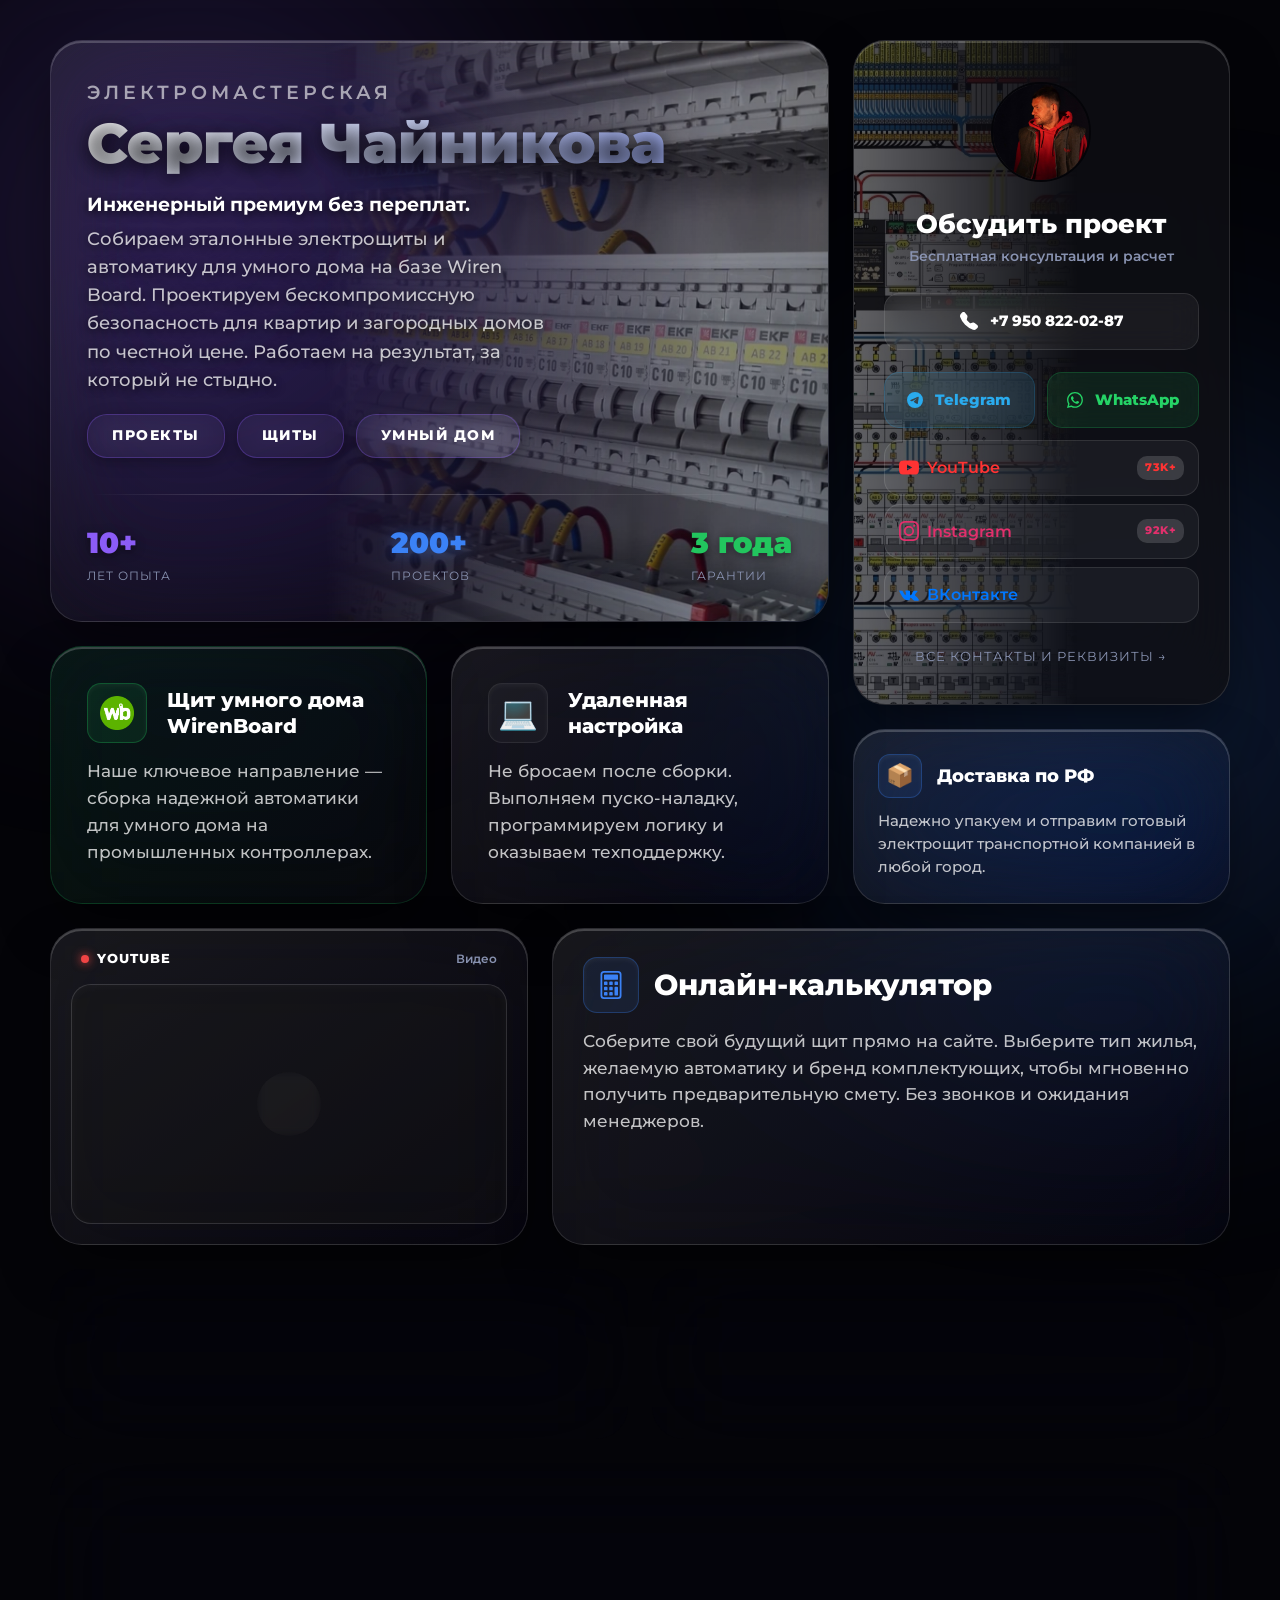
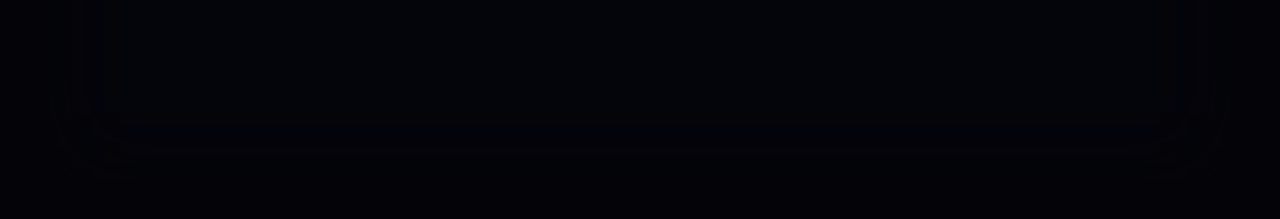
<file: index.html>
<!DOCTYPE html>
<html lang="ru">
<head>
    <meta charset="UTF-8">
    <meta name="viewport" content="width=device-width, initial-scale=1.0">
    <title>Сергей Чайников | Электромастерская: Сборка умных электрощитов</title>

    <link rel="preconnect" href="https://fonts.googleapis.com">
    <link rel="preconnect" href="https://fonts.gstatic.com" crossorigin>
    <link href="https://fonts.googleapis.com/css2?family=Montserrat:wght@400;500;600;800;900&display=swap" rel="stylesheet">

    <link rel="stylesheet" href="site/styles.css">
    <link rel="icon" type="image/x-icon" href="site/favicon.ico" />

    <meta name="description" content="Электромастерская Сергея Чайникова. Профессиональное проектирование и сборка эталонных электрощитов. Автоматика для умного дома на базе Wiren Board. Доставка по РФ.">
    <meta name="keywords" content="сергей чайников, электромастерская чайникова, сборка электрощитов, умный дом, wirenboard, wiren board, автоматизация, проектирование электрики, щиты на заказ, доставка по рф">
    <link rel="canonical" href="https://sergchaynikov.ru/" />

    <meta property="og:type" content="website" />
    <meta property="og:url" content="https://sergchaynikov.ru/" />
    <meta property="og:title" content="Сергей Чайников | Электромастерская: Сборка умных электрощитов" />
    <meta property="og:description" content="Электромастерская Сергея Чайникова. Профессиональное проектирование и сборка эталонных электрощитов. Автоматика для умного дома на базе Wiren Board. Доставка по РФ." />
    <meta property="og:image" content="https://sergchaynikov.ru/site/img/og-preview.png" />

    <script src="site/metrics.js" defer></script>
</head>
<body>

<div class="bg-glow"></div>

<div class="container">
    <div class="bento-grid">

        <div id="header-container" style="display: contents;"></div>

        <div class="bento-card span-5 glow-purple" style="padding: 20px; display: flex; flex-direction: column;">
            <div style="display: flex; justify-content: space-between; align-items: center; margin-bottom: 15px; padding: 0 10px;">
                <div style="display: flex; align-items: center; gap: 8px;">
                    <div style="width: 8px; height: 8px; background: var(--accent-red); border-radius: 50%; box-shadow: 0 0 10px var(--accent-red); animation: pulse-border 2s infinite;"></div>
                    <span style="font-size: 0.8rem; font-weight: 800; color: #fff; text-transform: uppercase; letter-spacing: 1px;">YouTube</span>
                </div>
                <span id="random-video-type" style="font-size: 0.75rem; color: var(--text-muted); font-weight: 600;">Видео</span>
            </div>

            <div id="random-video-box" style="flex: 1; min-height: 240px; border-radius: 20px; background-position: center; background-size: cover; position: relative; cursor: pointer; overflow: hidden; border: 1px solid rgba(255,255,255,0.1); box-shadow: inset 0 2px 10px rgba(255,255,255,0.05);">

                <div style="position: absolute; inset: 0; background: rgba(0,0,0,0.35); transition: background 0.3s;" onmouseover="this.style.background='rgba(0,0,0,0.1)'" onmouseout="this.style.background='rgba(0,0,0,0.35)'"></div>

                <div style="position: absolute; top: 50%; left: 50%; transform: translate(-50%, -50%); width: 64px; height: 64px; background: rgba(255, 0, 0, 0.9); backdrop-filter: blur(5px); border-radius: 50%; display: flex; align-items: center; justify-content: center; font-size: 1.4rem; color: #fff; box-shadow: 0 0 20px rgba(255,0,0,0.5); transition: transform 0.3s; z-index: 2; padding-left: 4px;" onmouseover="this.style.transform='translate(-50%, -50%) scale(1.15)'" onmouseout="this.style.transform='translate(-50%, -50%) scale(1)'">
                    ▶
                </div>

                <div style="position: absolute; bottom: 0; left: 0; right: 0; padding: 40px 20px 15px; background: linear-gradient(to top, rgba(0,0,0,0.95), transparent); z-index: 2;">
                    <div id="random-video-title" style="font-weight: 700; font-size: 0.95rem; color: #fff; line-height: 1.4; text-shadow: 0 2px 10px rgba(0,0,0,0.9);">
                    </div>
                </div>
            </div>
        </div>

        <a href="calculator.html" class="bento-card span-7 glow-blue" style="display: flex; flex-direction: column; justify-content: flex-start; padding: 28px 30px 30px; text-decoration: none; color: inherit;">
            <div style="display: flex; align-items: center; gap: 15px; margin-bottom: 15px;">
                <div class="card-icon" style="margin-bottom: 0; background: rgba(59, 130, 246, 0.1); border-color: rgba(59, 130, 246, 0.3); color: var(--accent-blue);">
                    <svg xmlns="http://www.w3.org/2000/svg" width="28" height="28" fill="currentColor" viewBox="0 0 16 16">
                        <path d="M12 1a1 1 0 0 1 1 1v12a1 1 0 0 1-1 1H4a1 1 0 0 1-1-1V2a1 1 0 0 1 1-1h8zM4 0a2 2 0 0 0-2 2v12a2 2 0 0 0 2 2h8a2 2 0 0 0 2-2V2a2 2 0 0 0-2-2H4z"/>
                        <path d="M4 2.5a.5.5 0 0 1 .5-.5h7a.5.5 0 0 1 .5.5v2a.5.5 0 0 1-.5.5h-7a.5.5 0 0 1-.5-.5v-2zm0 4a.5.5 0 0 1 .5-.5h1a.5.5 0 0 1 .5.5v1a.5.5 0 0 1-.5.5h-1a.5.5 0 0 1-.5-.5v-1zm0 3a.5.5 0 0 1 .5-.5h1a.5.5 0 0 1 .5.5v1a.5.5 0 0 1-.5.5h-1a.5.5 0 0 1-.5-.5v-1zm0 3a.5.5 0 0 1 .5-.5h1a.5.5 0 0 1 .5.5v1a.5.5 0 0 1-.5.5h-1a.5.5 0 0 1-.5-.5v-1zm3-6a.5.5 0 0 1 .5-.5h1a.5.5 0 0 1 .5.5v1a.5.5 0 0 1-.5.5h-1a.5.5 0 0 1-.5-.5v-1zm0 3a.5.5 0 0 1 .5-.5h1a.5.5 0 0 1 .5.5v1a.5.5 0 0 1-.5.5h-1a.5.5 0 0 1-.5-.5v-1zm0 3a.5.5 0 0 1 .5-.5h1a.5.5 0 0 1 .5.5v1a.5.5 0 0 1-.5.5h-1a.5.5 0 0 1-.5-.5v-1zm3-6a.5.5 0 0 1 .5-.5h1a.5.5 0 0 1 .5.5v1a.5.5 0 0 1-.5.5h-1a.5.5 0 0 1-.5-.5v-1zm0 3a.5.5 0 0 1 .5-.5h1a.5.5 0 0 1 .5.5v4a.5.5 0 0 1-.5.5h-1a.5.5 0 0 1-.5-.5v-4z"/>
                    </svg>
                </div>
                <h2 style="margin: 0; font-size: 1.8rem;">Онлайн-калькулятор</h2>
            </div>
            <p style="font-size: 1.05rem; line-height: 1.6; color: rgba(255,255,255,0.75); margin-bottom: 0;">
                Соберите свой будущий щит прямо на сайте. Выберите тип жилья, желаемую автоматику и бренд комплектующих, чтобы мгновенно получить предварительную смету. Без звонков и ожидания менеджеров.
            </p>
        </a>

        <a href="projects.html" class="bento-card span-6 glow-purple" style="justify-content: center; text-decoration: none; color: inherit;">
            <div style="display: flex; justify-content: space-between; align-items: flex-start; gap: 20px;">
                <div>
                    <h2 style="margin-bottom: 10px;">Выполненые проекты</h2>
                    <p style="margin: 0; color: rgba(255,255,255,0.75);">Посмотрите детальные разборы наших проектов: от логики до реализации.</p>
                </div>
                <div class="card-icon" style="margin: 0; flex-shrink: 0; background: rgba(139, 92, 246, 0.1); border-color: rgba(139, 92, 246, 0.3); color: var(--accent-purple);">
                    <svg xmlns="http://www.w3.org/2000/svg" width="28" height="28" fill="currentColor" viewBox="0 0 16 16">
                        <path d="M1 2.5A1.5 1.5 0 0 1 2.5 1h3A1.5 1.5 0 0 1 7 2.5v3A1.5 1.5 0 0 1 5.5 7h-3A1.5 1.5 0 0 1 1 5.5v-3zm8 0A1.5 1.5 0 0 1 10.5 1h3A1.5 1.5 0 0 1 15 2.5v3A1.5 1.5 0 0 1 13.5 7h-3A1.5 1.5 0 0 1 9 5.5v-3zm-8 8A1.5 1.5 0 0 1 2.5 9h3A1.5 1.5 0 0 1 7 10.5v3A1.5 1.5 0 0 1 5.5 15h-3A1.5 1.5 0 0 1 1 13.5v-3zm8 0A1.5 1.5 0 0 1 10.5 9h3a1.5 1.5 0 0 1 1.5 1.5v3a1.5 1.5 0 0 1-1.5 1.5h-3A1.5 1.5 0 0 1 9 13.5v-3z"/>
                    </svg>
                </div>
            </div>
        </a>

        <a href="shields.html" class="bento-card span-6 glow-green" style="justify-content: center; text-decoration: none; color: inherit;">
            <div style="display: flex; justify-content: space-between; align-items: flex-start; gap: 20px;">
                <div>
                    <h2 style="margin-bottom: 10px;">Отгруженные щиты</h2>
                    <p style="margin: 0; color: rgba(255,255,255,0.75);">Галерея готовых сборок. Идеальная укладка проводов и маркировка.</p>
                </div>
                <div class="card-icon" style="margin: 0; flex-shrink: 0; background: rgba(34, 197, 94, 0.1); border-color: rgba(34, 197, 94, 0.3); color: var(--accent-green);">
                    <svg xmlns="http://www.w3.org/2000/svg" width="28" height="28" viewBox="0 0 24 24" fill="none" stroke="currentColor" stroke-width="2" stroke-linecap="round" stroke-linejoin="round">
                        <rect x="8" y="8" width="8" height="8" rx="2"></rect>
                        <path d="M12 2v2"></path><path d="M12 20v2"></path><path d="M2 12h2"></path><path d="M20 12h2"></path>
                        <path d="M6.34 6.34l1.42 1.42"></path><path d="M16.24 16.24l1.42 1.42"></path><path d="M6.34 17.66l1.42-1.42"></path><path d="M16.24 7.76l1.42-1.42"></path>
                    </svg>
                </div>
            </div>
        </a>

        <div id="footer-container" style="display: contents;"></div>

    </div>
</div>

<script src="site/loader.js"></script>

<script>
    function loadYTVideo(element, videoId) {
        const iframe = document.createElement('iframe');
        iframe.setAttribute('src', `https://www.youtube.com/embed/${videoId}?autoplay=1&rel=0`);
        iframe.setAttribute('width', '100%');
        iframe.setAttribute('height', '100%');
        iframe.setAttribute('frameborder', '0');
        iframe.setAttribute('allow', 'accelerometer; autoplay; clipboard-write; encrypted-media; gyroscope; picture-in-picture');
        iframe.setAttribute('allowfullscreen', '');

        iframe.style.position = 'absolute';
        iframe.style.top = '0';
        iframe.style.left = '0';
        iframe.style.zIndex = '10';
        iframe.style.borderRadius = '20px'; /* Сохраняет скругление видео */

        element.innerHTML = '';
        element.style.background = '#000';
        element.appendChild(iframe);
        element.onclick = null;
        element.style.cursor = 'default';
    }

    // === АВТОМАТИЧЕСКАЯ ЗАГРУЗКА ВИДЕО С КАНАЛА (НАДЕЖНАЯ ВЕРСИЯ) ===
    document.addEventListener('DOMContentLoaded', () => {
        const videoBox = document.getElementById('random-video-box');
        const videoTitle = document.getElementById('random-video-title');
        const videoTypeBadge = document.getElementById('random-video-type');

        // Твой реальный системный ID канала на YouTube
        const CHANNEL_ID = 'UCgy_CAU2wOdPYQEtAy0aDBw';

        if (videoBox && videoTitle) {
            const rssUrl = encodeURIComponent(`https://www.youtube.com/feeds/videos.xml?channel_id=${CHANNEL_ID}`);
            const apiUrl = `https://api.rss2json.com/v1/api.json?rss_url=${rssUrl}`;

            videoTitle.textContent = "Загружаем свежее видео...";

            fetch(apiUrl)
                .then(response => {
                    if (!response.ok) throw new Error('Ошибка сети');
                    return response.json();
                })
                .then(data => {
                    if (data.status === 'ok' && data.items.length > 0) {
                        const videos = data.items;
                        const randomVideo = videos[Math.floor(Math.random() * videos.length)];

                        // БРОНЕБОЙНЫЙ СПОСОБ: Достаем ID видео из системного GUID
                        let videoId = '';
                        if (randomVideo.guid && randomVideo.guid.includes('yt:video:')) {
                            videoId = randomVideo.guid.split('yt:video:')[1];
                        } else {
                            // Запасной вариант для нестандартных ссылок
                            const match = randomVideo.link.match(/(?:v=|\/shorts\/|youtu\.be\/)([^&\n?#]+)/);
                            if (match) videoId = match[1];
                        }

                        if (!videoId) throw new Error('Не удалось найти ID');

                        // Подставляем обложку
                        const thumbnailUrl = randomVideo.thumbnail || `https://img.youtube.com/vi/${videoId}/maxresdefault.jpg`;
                        videoBox.style.backgroundImage = `url('${thumbnailUrl}')`;

                        videoTitle.textContent = randomVideo.title;

                        // Проверяем, Shorts это или длинное видео
                        if (videoTypeBadge) {
                            if (randomVideo.title.toLowerCase().includes('shorts') || randomVideo.link.includes('/shorts/')) {
                                videoTypeBadge.textContent = 'Shorts';
                            } else {
                                videoTypeBadge.textContent = 'Видео';
                            }
                        }

                        // Вешаем клик для запуска плеера
                        videoBox.onclick = function() {
                            loadYTVideo(this, videoId);
                        };
                    } else {
                        throw new Error('Нет данных в RSS ленте');
                    }
                })
                .catch(error => {
                    console.error("Сработала защита API:", error);
                    // Изящный фоллбэк: если сервис тормозит, делаем карточку ссылкой на канал
                    videoTitle.textContent = "Смотреть наши видео на YouTube";
                    videoBox.style.backgroundImage = "none";
                    videoBox.style.background = "rgba(255,255,255,0.05)";
                    videoBox.onclick = function() {
                        window.open(`https://www.youtube.com/channel/${CHANNEL_ID}`, '_blank');
                    };
                });
        }
    });
</script>

</body>
</html>
</file>
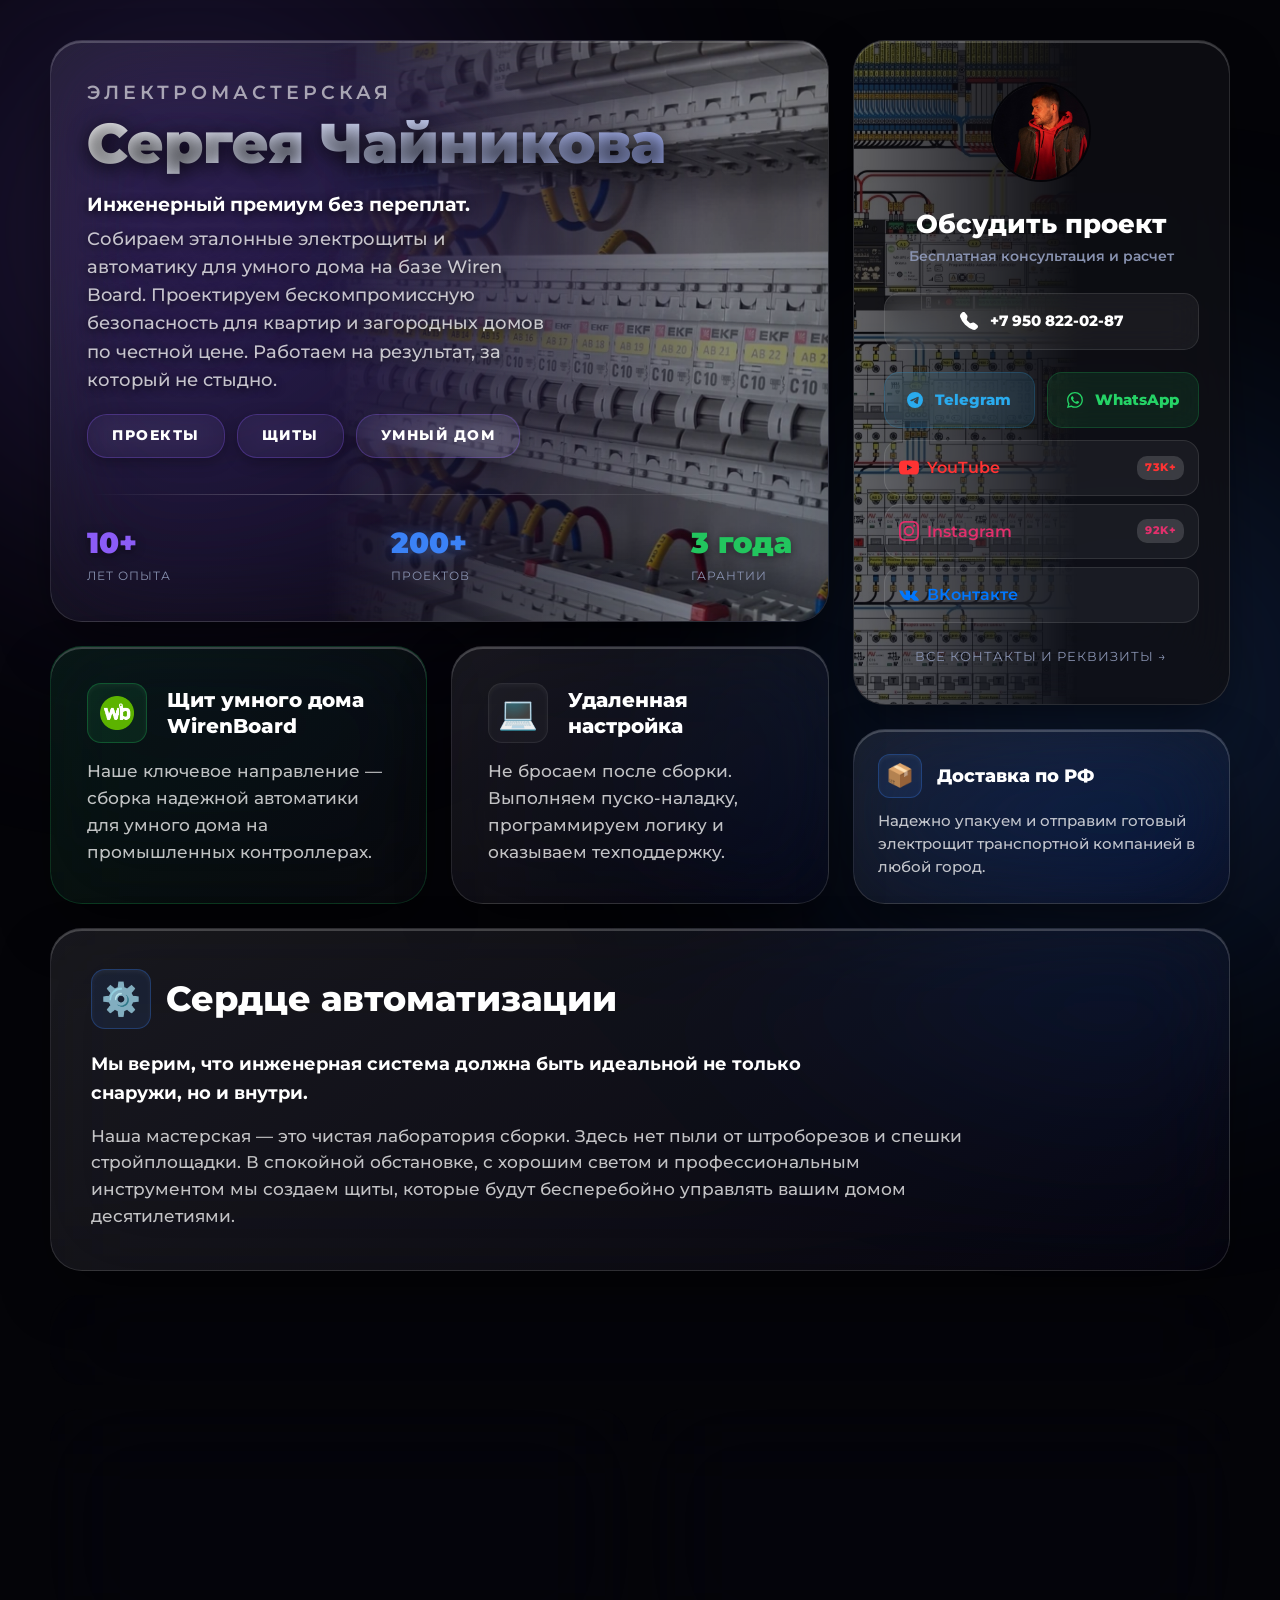
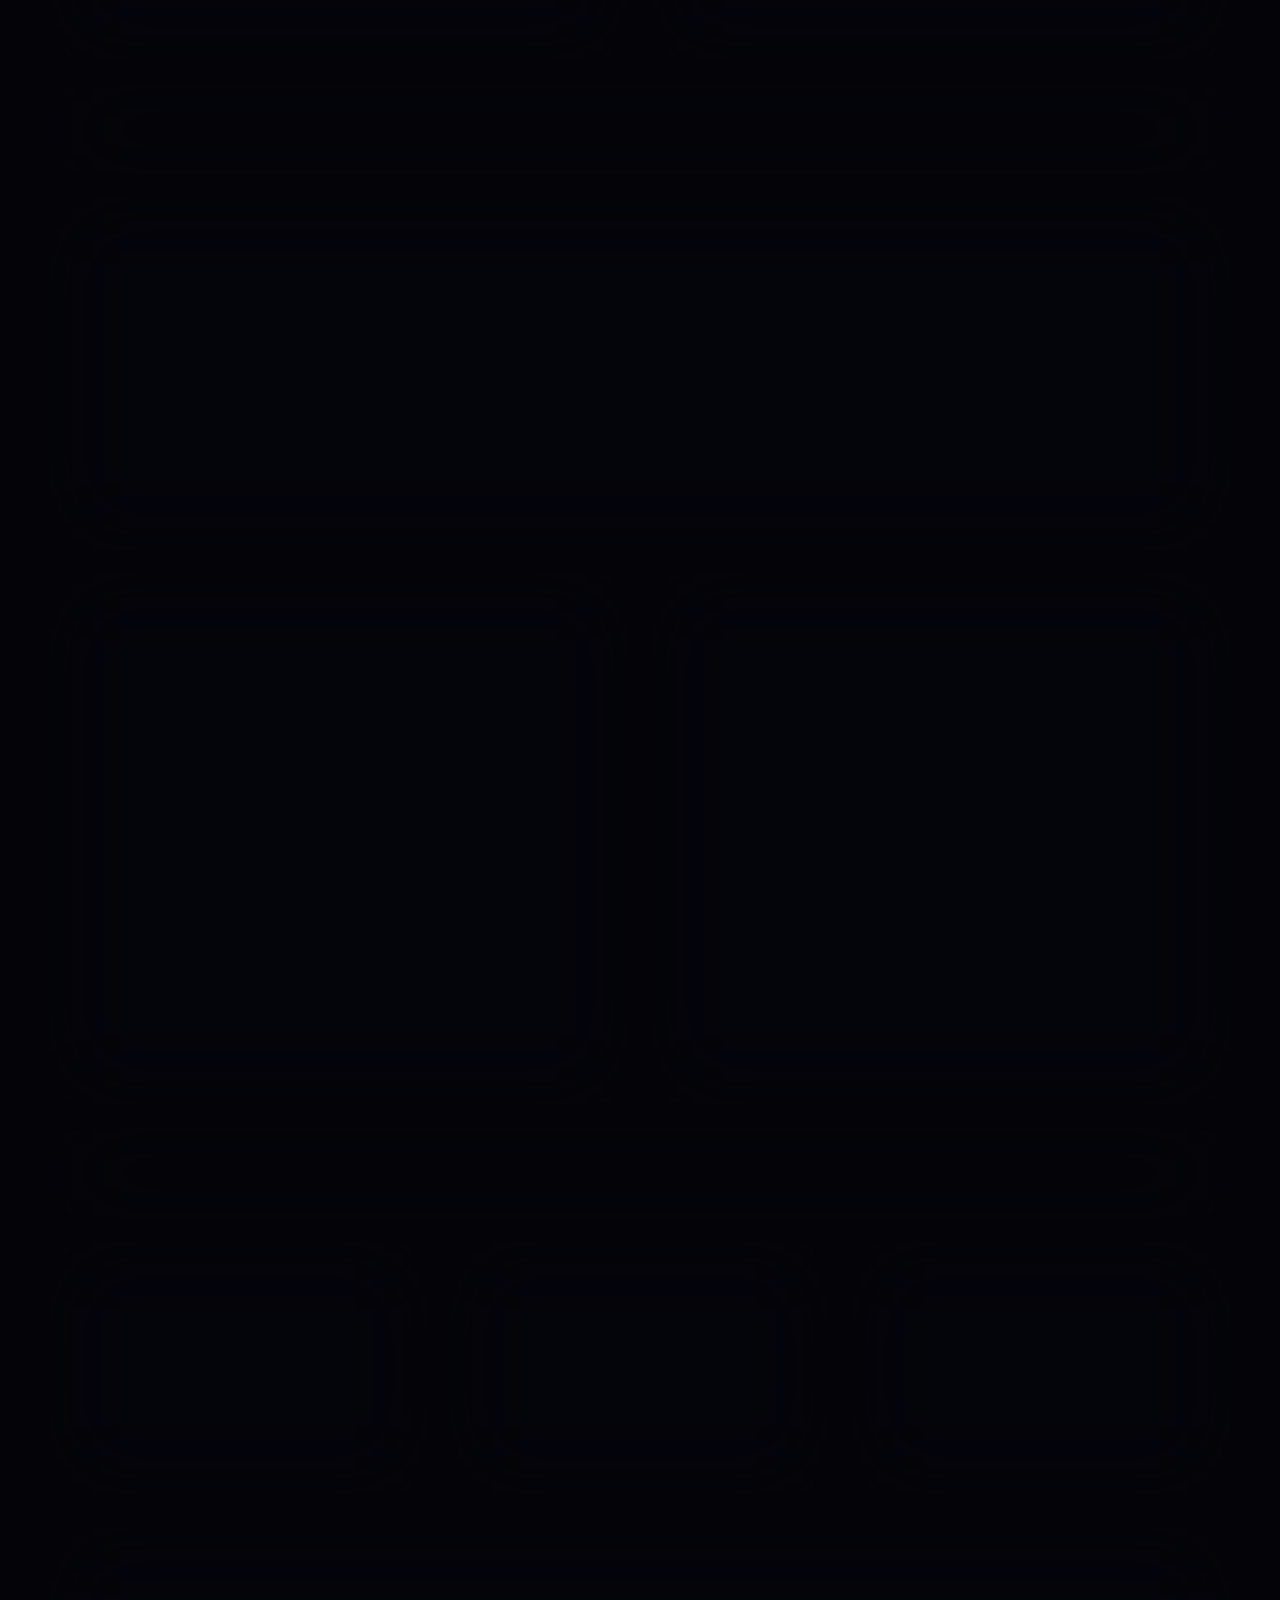
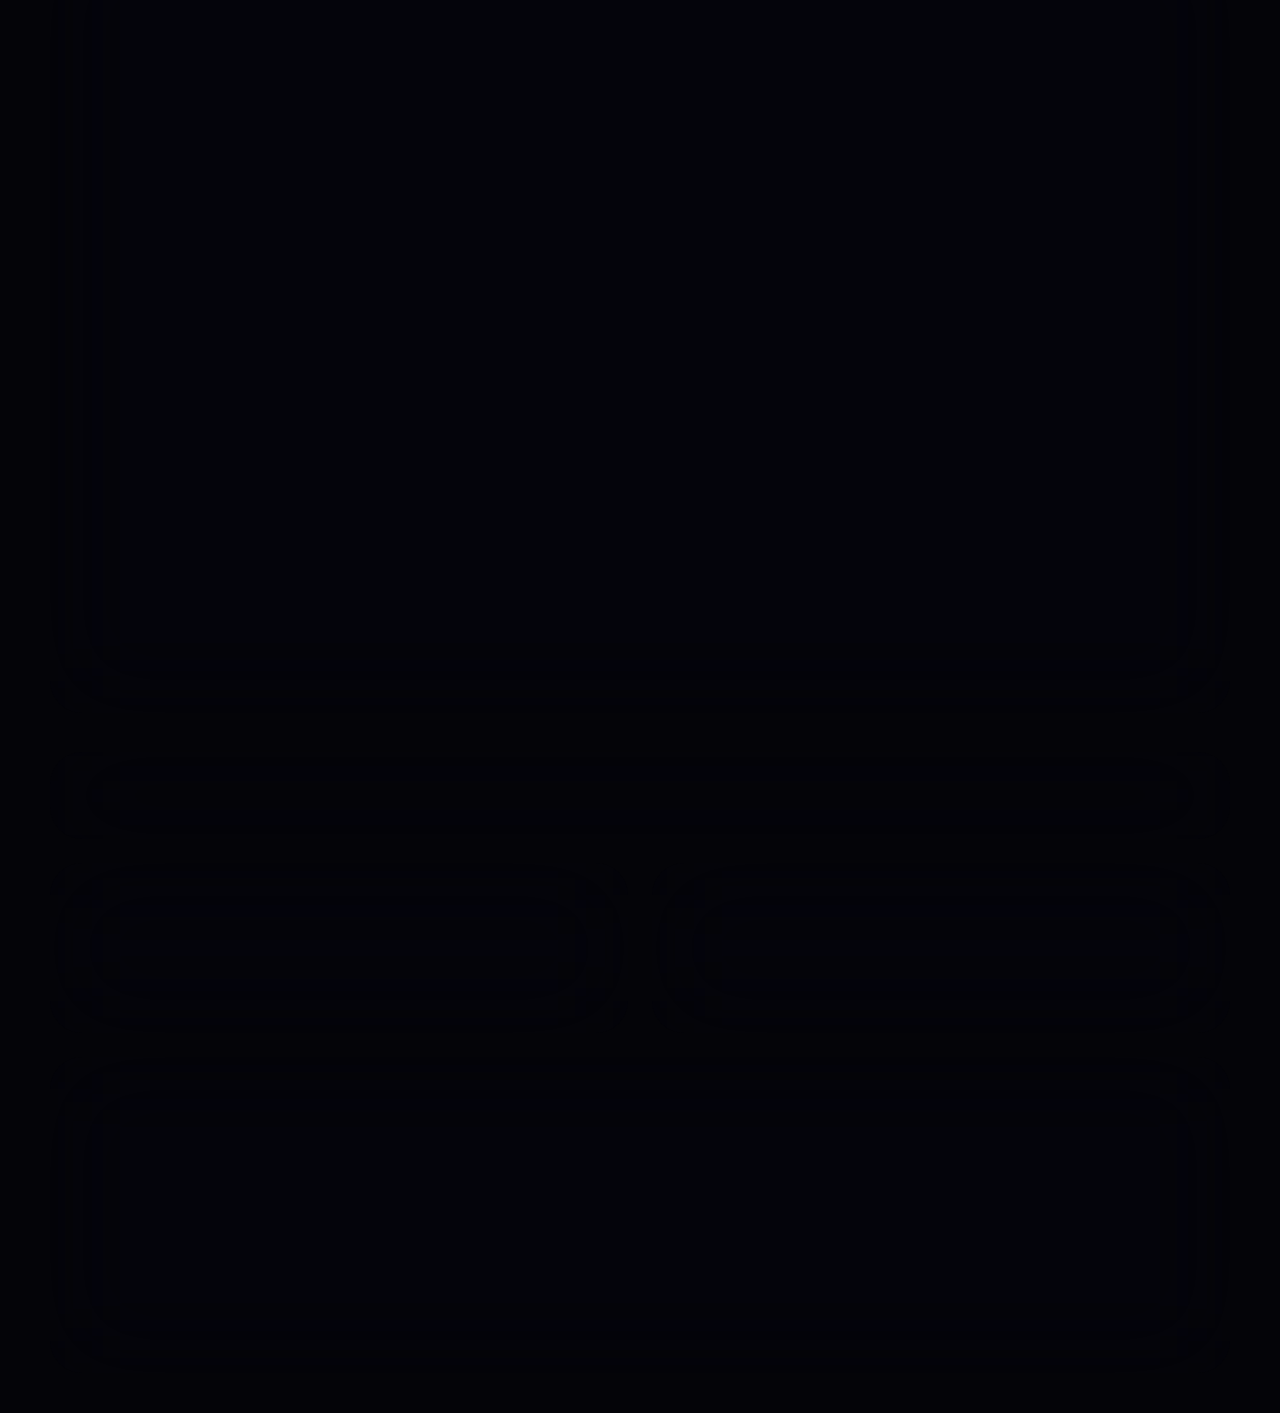
<file: about.html>
<!DOCTYPE html>
<html lang="ru">
<head>
    <meta charset="UTF-8">
    <meta name="viewport" content="width=device-width, initial-scale=1.0, maximum-scale=1.0, user-scalable=no">
    <title>О мастерской | Сергей Чайников: Электромастерская</title>

    <link rel="preconnect" href="https://fonts.googleapis.com">
    <link rel="preconnect" href="https://fonts.gstatic.com" crossorigin>
    <link href="https://fonts.googleapis.com/css2?family=Montserrat:wght@400;500;600;800;900&display=swap" rel="stylesheet">

    <link rel="stylesheet" href="site/styles.css">
    <link rel="icon" type="image/x-icon" href="site/favicon.ico" />

    <meta name="description" content="Загляните за кулисы нашей электромастерской. Профессиональный инструмент, строгий контроль момента затяжки и идеальная эстетика сборки умных щитов.">
    <meta name="keywords" content="электромастерская, сборка щитов, инструмент knipex, сборка электрощитов ижевск, сергей чайников">
    <link rel="canonical" href="https://sergchaynikov.ru/about.html" />

    <meta property="og:type" content="website" />
    <meta property="og:url" content="https://sergchaynikov.ru/about.html" />
    <meta property="og:title" content="О мастерской | Сергей Чайников" />
    <meta property="og:description" content="Культура производства эталонных электрощитов. Загляните за кулисы нашей работы." />
    <meta property="og:image" content="https://sergchaynikov.ru/site/img/og-preview.png" />

    <script src="site/metrics.js" defer></script>

    <style>
        .section-header { padding: 16px 24px !important; min-height: auto !important; margin: 0 !important; z-index: 5; }

        .project-card, .team-card { padding: 0 !important; overflow: hidden; display: flex; flex-direction: column; cursor: pointer; }
        .project-img-wrapper { height: 240px; width: 100%; background-size: cover; background-position: center; border-bottom: 1px solid rgba(255, 255, 255, 0.05); transition: transform 0.5s ease; }
        .project-card:hover .project-img-wrapper { transform: scale(1.05); }

        .project-info { padding: 24px; position: relative; z-index: 2; background: linear-gradient(to bottom, rgba(15,15,20,0.4), transparent); flex: 1; display: flex; flex-direction: column; justify-content: space-between; }
        .project-title { font-size: 1.05rem; font-weight: 800; margin-bottom: 0; line-height: 1.3; color: #fff; }

        /* Стили для карточки команды */
        .team-img-wrapper { height: 320px; width: 100%; background-size: cover; background-position: top center; border-bottom: 1px solid rgba(255, 255, 255, 0.05); }
        .team-info { padding: 30px; }
        .team-name { font-size: 1.5rem; font-weight: 900; color: #fff; margin-bottom: 5px; }
        .team-role { font-size: 0.85rem; text-transform: uppercase; letter-spacing: 1px; color: var(--accent-blue); font-weight: 800; margin-bottom: 15px; display: inline-block; }

        .video-wrapper { width: 100%; aspect-ratio: 16/9; border-radius: 32px 32px 0 0; border-bottom: 1px solid rgba(255, 255, 255, 0.05); background: #000; }
        .video-wrapper iframe { width: 100%; height: 100%; border: none; border-radius: 32px 32px 0 0; }

        /* Статистика соцсетей */
        .stat-number { font-size: 2.0rem; font-weight: 700; line-height: 1; margin-bottom: 5px; background: linear-gradient(135deg, #fff 0%, #a5b4fc 100%); -webkit-background-clip: text; -webkit-text-fill-color: transparent; }

        /* Лайтбокс */
        .lightbox-overlay { display: none; position: fixed; top: 0; left: 0; width: 100%; height: 100%; background: rgba(4, 4, 8, 0.95); backdrop-filter: blur(15px); -webkit-backdrop-filter: blur(15px); z-index: 9999; opacity: 0; transition: opacity 0.3s ease; align-items: center; justify-content: center; overflow: hidden; }
        .lightbox-overlay.active { display: flex; opacity: 1; }
        .lightbox-overlay img { max-width: 90vw; max-height: 90vh; border-radius: 16px; box-shadow: 0 20px 50px rgba(0,0,0,0.8); object-fit: contain; transition: transform 0.2s ease-out; cursor: grab; user-select: none; -webkit-user-drag: none; }
        .lightbox-controls { position: absolute; top: 25px; right: 25px; display: flex; gap: 12px; z-index: 10000; }
        .lightbox-btn { width: 48px; height: 48px; background: rgba(255,255,255,0.05); border: 1px solid rgba(255,255,255,0.15); border-radius: 14px; color: #fff; display: flex; align-items: center; justify-content: center; cursor: pointer; transition: all 0.3s ease; backdrop-filter: blur(10px); }
        .lightbox-btn:hover { background: rgba(255,255,255,0.15); transform: translateY(-2px); }
        .lightbox-btn.close-btn { background: rgba(239, 68, 68, 0.15); border-color: rgba(239, 68, 68, 0.3); color: #ff4444; }

        @media (max-width: 920px) {
            .project-img-wrapper { height: 200px; }
            .team-img-wrapper { height: 280px; }
            .lightbox-controls { top: 15px; right: 15px; gap: 8px; }
            .lightbox-btn { width: 40px; height: 40px; }
        }
    </style>
</head>
<body ontouchstart="">

<div class="bg-glow"></div>

<div class="container">
    <div class="bento-grid">

        <div id="header-container" style="display: contents;"></div>

        <div class="bento-card span-12 glow-blue" style="padding: 40px 40px; position: relative; overflow: hidden; cursor: default;">
            <div style="position: absolute; inset: 0; background: url('https://static.tildacdn.com/tild3639-3733-4166-b530-633966343738/Home3f_AVR__32-7.jpg') center/cover; opacity: 0.15; filter: grayscale(50%); z-index: 0; pointer-events: none;"></div>

            <div style="position: relative; z-index: 2;">
                <div style="display: flex; align-items: center; gap: 15px; margin-bottom: 20px;">
                    <div class="card-icon" style="margin: 0; width: 60px; height: 60px; flex-shrink: 0; background: rgba(59, 130, 246, 0.1); border-color: rgba(59, 130, 246, 0.3); color: var(--accent-blue); font-size: 2rem;">
                        ⚙️
                    </div>
                    <h2 style="margin: 0; font-size: 2.2rem;">Сердце автоматизации</h2>
                </div>

                <p style="font-size: 1.15rem; color: #fff; font-weight: 700; margin-bottom: 15px; max-width: 800px;">
                    Мы верим, что инженерная система должна быть идеальной не только снаружи, но и внутри.
                </p>
                <p style="font-size: 1.05rem; line-height: 1.6; color: rgba(255,255,255,0.75); margin-bottom: 0; max-width: 900px;">
                    Наша мастерская — это чистая лаборатория сборки. Здесь нет пыли от штроборезов и спешки стройплощадки. В спокойной обстановке, с хорошим светом и профессиональным инструментом мы создаем щиты, которые будут бесперебойно управлять вашим домом десятилетиями.
                </p>
            </div>
        </div>

        <div class="bento-card span-12 section-header glow-purple" style="cursor: default;">
            <div style="display: flex; align-items: center; gap: 15px; width: 100%;">
                <div class="card-icon" style="margin: 0; flex-shrink: 0; background: rgba(139, 92, 246, 0.1); border-color: rgba(139, 92, 246, 0.3); color: var(--accent-purple); font-size: 1.2rem;">📢</div>
                <h2 style="margin: 0;">Нам доверяют и у нас учатся</h2>
            </div>
        </div>

        <a href="https://www.youtube.com/@serg.chaynikov_electrician/" target="_blank" class="bento-card span-6 glow-purple" style="text-decoration: none; color: inherit;">
            <div style="display: flex; justify-content: space-between; align-items: flex-start; gap: 20px;">
                <div>
                    <div class="stat-number">72K+</div>
                    <h2 style="margin: 0 0 10px 0; font-size: 1.1rem;">Зрителей на YouTube</h2>
                    <p style="margin: 0; color: rgba(255,255,255,0.75);">Мы открыто показываем процесс сборки, делимся секретами монтажа и делаем честные обзоры на автоматику. Нас смотрят коллеги по цеху со всей страны.</p>
                </div>
                <div class="card-icon" style="margin: 0; flex-shrink: 0; background: rgba(255, 51, 51, 0.1); border-color: rgba(255, 51, 51, 0.3); color: #ff3333;">
                    <svg width="28" height="28" viewBox="0 0 24 24" fill="currentColor"><path d="M21.582 6.186a2.665 2.665 0 0 0-1.884-1.888C17.986 3.846 12 3.846 12 3.846s-5.986 0-7.698.452a2.665 2.665 0 0 0-1.884 1.888C1.964 7.9 1.964 12 1.964 12s0 4.1.454 5.814a2.665 2.665 0 0 0 1.884 1.888c1.712.452 7.698.452 7.698.452s5.986 0 7.698-.452a2.665 2.665 0 0 0 1.884-1.888C22.036 16.1 22.036 12 22.036 12s0-4.1-.454-5.814z"/><path fill="#fff" d="M9.965 15.492V8.508l6.502 3.492-6.502 3.492z"/></svg>
                </div>
            </div>
        </a>

        <a href="https://www.instagram.com/serg.chaynikov" target="_blank" class="bento-card span-6 glow-purple" style="text-decoration: none; color: inherit;">
            <div style="display: flex; justify-content: space-between; align-items: flex-start; gap: 20px;">
                <div>
                    <div class="stat-number">Блог</div>
                    <h2 style="margin: 0 0 10px 0; font-size: 1.1rem;">Жизнь мастерской в Instagram</h2>
                    <p style="margin: 0; color: rgba(255,255,255,0.75);">Ежедневный бэкстейдж, распаковка премиального оборудования и эстетика ровных проводов в сторис.</p>
                </div>
                <div class="card-icon" style="margin: 0; flex-shrink: 0; background: rgba(225, 48, 108, 0.1); border-color: rgba(225, 48, 108, 0.3); color: #E1306C;">
                    <svg width="28" height="28" fill="currentColor" viewBox="0 0 16 16"><path d="M8 0C5.829 0 5.556.01 4.703.048 3.85.088 3.269.222 2.76.395a3.917 3.917 0 0 0-1.417.923A3.927 3.927 0 0 0 .46 2.758c-.173.509-.307 1.09-.346 1.943C.01 5.556 0 5.829 0 8s.01 2.444.048 3.297c.04.853.174 1.433.346 1.943.134.39.314.74.536 1.05.212.311.472.585.76.816.29.23.606.417.94.551.51.173 1.09.307 1.943.346C5.556 15.99 5.829 16 8 16s2.444-.01 3.297-.048c.853-.04 1.433-.174 1.943-.346a3.916 3.916 0 0 0 1.417-.923 3.927 3.927 0 0 0 .923-1.417c.173-.509.307-1.09.346-1.943C15.99 10.444 16 10.171 16 8s-.01-2.444-.048-3.297c-.04-.853-.174-1.433-.346-1.943a3.916 3.916 0 0 0-.923-1.417 3.927 3.927 0 0 0-1.417-.923c-.509-.173-1.09-.307-1.943-.346C10.444.01 10.171 0 8 0zm0 1.442c2.136 0 2.389.007 3.232.046.78.036 1.204.166 1.486.275.373.145.64.319.92.599.28.28.453.546.598.92.11.281.24.705.275 1.485.039.843.047 1.096.047 3.231s-.008 2.389-.047 3.232c-.035.78-.166 1.203-.275 1.485a2.47 2.47 0 0 1-.599.919c-.28.28-.546.453-.92.598-.28.11-.704.24-1.485.276-.843.038-1.096.047-3.232.047s-2.39-.009-3.233-.047c-.78-.036-1.203-.166-1.485-.276a2.478 2.478 0 0 1-.92-.598 2.48 2.48 0 0 1-.6-.92c-.109-.281-.24-.705-.275-1.485-.038-.843-.046-1.096-.046-3.233 0-2.136.008-2.388.046-3.231.036-.78.166-1.204.276-1.486.145-.373.319-.64.599-.92.28-.28.546-.453.92-.598.282-.11.705-.24 1.485-.276.738-.034 1.024-.044 2.515-.045v.002zm4.988 1.328a.96.96 0 1 0 0 1.92.96.96 0 0 0 0-1.92zm-4.27 1.122a4.109 4.109 0 1 0 0 8.217 4.109 4.109 0 0 0 0-8.217zm0 1.441a2.667 2.667 0 1 1 0 5.334 2.667 2.667 0 0 1 0-5.334z"/></svg>
                </div>
            </div>
        </a>

        <div class="bento-card span-12 section-header glow-blue" style="cursor: default;">
            <div style="display: flex; align-items: center; gap: 15px; width: 100%;">
                <div class="card-icon blue-icon" style="margin: 0; flex-shrink: 0; font-size: 1.2rem;">👨‍🔧</div>
                <h2 style="margin: 0;">Команда проекта</h2>
            </div>
        </div>

        <div class="bento-card span-12 team-card glow-blue" style="cursor: default; flex-direction: row; flex-wrap: wrap;">
            <div style="flex: 1; min-width: 300px; min-height: 350px; background-image: url('site/img/team/sergey.jpg'); background-size: cover; background-position: center calc(50% + 10px); background-repeat: no-repeat; border-right: 1px solid rgba(255, 255, 255, 0.05);"></div>

            <div style="flex: 1.5; min-width: 300px; padding: 40px 30px; display: flex; flex-direction: column; justify-content: center;">
                <span class="team-role">Основатель / Главный инженер</span>
                <h3 class="team-name">Сергей Чайников</h3>
                <p style="color: rgba(255,255,255,0.75); margin-top: 15px; font-size: 0.95rem; line-height: 1.6;">
                    «Моя задача — сделать так, чтобы сложная инженерная начинка работала для вас абсолютно незаметно. Я лично контролирую каждый проект: от выбора архитектуры умного дома до финального момента затяжки клемм».
                </p>
                <div style="margin-top: 25px; display: flex; gap: 10px;">
                    <a href="https://t.me/Sergey_Chaynikov_Electrician" target="_blank" class="social-link-styled"
                       style="width: auto; padding: 10px 20px; font-size: 0.85rem; border-radius: 12px; border: 1px solid var(--accent-blue); color: #fff; background: rgba(255, 255, 255, 0.05); transition: all 0.3s ease;"
                       onmouseover="this.style.background='var(--accent-blue)'; this.style.transform='translateY(-2px)'; this.style.boxShadow='0 5px 15px rgba(59, 130, 246, 0.4)';"
                       onmouseout="this.style.background='rgba(255, 255, 255, 0.05)'; this.style.transform='translateY(0)'; this.style.boxShadow='none';">
                        Написать Сергею
                    </a>
                </div>
            </div>
        </div>

        <div class="bento-card span-6 team-card glow-green" style="cursor: default;">
            <div class="team-img-wrapper" style="background-image: url('https://static.tildacdn.com/tild3639-3733-4166-b530-633966343738/Home3f_AVR__32-7.jpg'); filter: grayscale(20%);"></div>
            <div class="team-info">
                <span class="team-role" style="color: var(--accent-green);">Ведущий проектировщик</span>
                <h3 class="team-name" style="font-size: 1.3rem;">Игорь Вакарук</h3>
                <p style="color: rgba(255,255,255,0.75); margin-top: 10px; font-size: 0.9rem; line-height: 1.5;">
                    Отвечает за проектирование, расчет нагрузок и безупречную визуальную составляющие каждого из наших продуктов.
                </p>
            </div>
        </div>

        <div class="bento-card span-6 team-card glow-purple" style="cursor: default;">
            <div class="team-img-wrapper" style="background-image: url('https://static.tildacdn.com/tild3639-3733-4166-b530-633966343738/Home3f_AVR__32-7.jpg'); filter: hue-rotate(20deg);"></div>
            <div class="team-info">
                <span class="team-role" style="color: var(--accent-purple);">Инженеры-сборщики</span>
                <h3 class="team-name" style="font-size: 1.3rem;">Сборочный цех</h3>
                <p style="color: rgba(255,255,255,0.75); margin-top: 10px; font-size: 0.9rem; line-height: 1.5;">
                    Технические специалисты с профильным образованием. Педантичная работа с инструментом Knipex, ювелирная маркировка и сборка по ГОСТу.
                </p>
            </div>
        </div>

        <div class="bento-card span-12 section-header glow-green" style="cursor: default; margin-top: 15px;">
            <div style="display: flex; align-items: center; gap: 15px; width: 100%;">
                <div class="card-icon" style="margin: 0; flex-shrink: 0; background: rgba(34, 197, 94, 0.1); border-color: rgba(34, 197, 94, 0.3); color: var(--accent-green); font-size: 1.2rem;">🔍</div>
                <h2 style="margin: 0;">Культура производства</h2>
            </div>
        </div>

        <div class="bento-card span-4 glow-purple" style="padding: 28px 30px; cursor: default;">
            <div style="display: flex; align-items: center; gap: 15px; margin-bottom: 15px;">
                <div class="card-icon" style="margin: 0; flex-shrink: 0; background: rgba(139, 92, 246, 0.1); border-color: rgba(139, 92, 246, 0.3); color: var(--accent-purple);">🪛</div>
                <h2 style="margin: 0; font-size: 1.1rem; line-height: 1.3;">Точность затяжки</h2>
            </div>
            <p style="font-size: 0.95rem; color: rgba(255,255,255,0.75); margin: 0;">Каждый винт в щите затягивается строго <strong>динамометрической отверткой</strong>. Никаких «на глаз» — это гарантия от выгорания контактов.</p>
        </div>

        <div class="bento-card span-4 glow-blue" style="padding: 28px 30px; cursor: default;">
            <div style="display: flex; align-items: center; gap: 15px; margin-bottom: 15px;">
                <div class="card-icon blue-icon" style="margin: 0; flex-shrink: 0;">🛠️</div>
                <h2 style="margin: 0; font-size: 1.1rem; line-height: 1.3;">Премиум инструмент</h2>
            </div>
            <p style="font-size: 0.95rem; color: rgba(255,255,255,0.75); margin: 0;">Мы не экономим на оснастке. Работаем оригинальным инструментом <strong>Knipex, Wera, Jokari</strong>. Идеальный срез кабеля и безупречный обжим НШВИ.</p>
        </div>

        <div class="bento-card span-4 glow-green" style="padding: 28px 30px; cursor: default;">
            <div style="display: flex; align-items: center; gap: 15px; margin-bottom: 15px;">
                <div class="card-icon" style="margin: 0; flex-shrink: 0; background: rgba(34, 197, 94, 0.1); border-color: rgba(34, 197, 94, 0.3); color: var(--accent-green);">🏷️</div>
                <h2 style="margin: 0; font-size: 1.1rem; line-height: 1.3;">Понятная маркировка</h2>
            </div>
            <p style="font-size: 0.95rem; color: rgba(255,255,255,0.75); margin: 0;">Промышленная печать на термоусадочных трубках и долговечных наклейках. Любой электрик, который откроет щит через 10 лет, всё поймет.</p>
        </div>

        <div class="bento-card span-12 glow-blue" style="padding: 0 !important; overflow: hidden; display: flex; flex-direction: column; cursor: default; margin-top: 10px;">
            <div class="video-wrapper">
                <iframe src="https://www.youtube.com/embed/dynhbOL2Yt4" title="Процесс сборки щита" allow="accelerometer; autoplay; clipboard-write; encrypted-media; gyroscope; picture-in-picture; web-share" allowfullscreen></iframe>
            </div>
            <div style="padding: 28px 30px;">
                <div style="display: flex; align-items: center; gap: 12px; margin-bottom: 8px;">
                    <span style="font-size: 1.3rem;">🎬</span>
                    <h2 style="margin: 0; font-size: 1.3rem;">Процесс сборки изнутри</h2>
                </div>
                <p style="margin: 0; color: rgba(255,255,255,0.75); font-size: 1rem; line-height: 1.5;">Более 400 метров провода, идеальная компоновка и укладка жгутов в реальном времени.</p>
            </div>
        </div>

        <div class="bento-card span-12 glow-purple" style="margin-top: 15px; min-height: auto !important; padding: 20px 30px !important; cursor: default;">
            <div style="display: flex; align-items: center; gap: 15px; width: 100%;">
                <div class="card-icon" style="margin: 0; flex-shrink: 0; background: rgba(139, 92, 246, 0.1); border-color: rgba(139, 92, 246, 0.3); color: var(--accent-purple); font-size: 1.2rem; width: 45px; height: 45px;">🧭</div>
                <h2 style="margin: 0; font-size: 1.5rem;">Готовы обсудить проект?</h2>
            </div>
        </div>

        <a href="calculator.html" class="bento-card span-6 glow-blue" style="justify-content: center; text-decoration: none; color: inherit;">
            <div style="display: flex; justify-content: space-between; align-items: flex-start; gap: 20px;">
                <div>
                    <h2 style="margin-bottom: 10px;">Онлайн-калькулятор</h2>
                    <p style="margin: 0; color: rgba(255,255,255,0.75);">Соберите свой будущий щит на сайте и мгновенно получите предварительную смету.</p>
                </div>
                <div class="card-icon" style="margin: 0; flex-shrink: 0; background: rgba(59, 130, 246, 0.1); border-color: rgba(59, 130, 246, 0.3); color: var(--accent-blue);">
                    <svg xmlns="http://www.w3.org/2000/svg" width="28" height="28" fill="currentColor" viewBox="0 0 16 16">
                        <path d="M12 1a1 1 0 0 1 1 1v12a1 1 0 0 1-1 1H4a1 1 0 0 1-1-1V2a1 1 0 0 1 1-1h8zM4 0a2 2 0 0 0-2 2v12a2 2 0 0 0 2 2h8a2 2 0 0 0 2-2V2a2 2 0 0 0-2-2H4z"/>
                        <path d="M4 2.5a.5.5 0 0 1 .5-.5h7a.5.5 0 0 1 .5.5v2a.5.5 0 0 1-.5.5h-7a.5.5 0 0 1-.5-.5v-2zm0 4a.5.5 0 0 1 .5-.5h1a.5.5 0 0 1 .5.5v1a.5.5 0 0 1-.5.5h-1a.5.5 0 0 1-.5-.5v-1zm0 3a.5.5 0 0 1 .5-.5h1a.5.5 0 0 1 .5.5v1a.5.5 0 0 1-.5.5h-1a.5.5 0 0 1-.5-.5v-1zm0 3a.5.5 0 0 1 .5-.5h1a.5.5 0 0 1 .5.5v1a.5.5 0 0 1-.5.5h-1a.5.5 0 0 1-.5-.5v-1zm3-6a.5.5 0 0 1 .5-.5h1a.5.5 0 0 1 .5.5v1a.5.5 0 0 1-.5.5h-1a.5.5 0 0 1-.5-.5v-1zm0 3a.5.5 0 0 1 .5-.5h1a.5.5 0 0 1 .5.5v1a.5.5 0 0 1-.5.5h-1a.5.5 0 0 1-.5-.5v-1zm0 3a.5.5 0 0 1 .5-.5h1a.5.5 0 0 1 .5.5v1a.5.5 0 0 1-.5.5h-1a.5.5 0 0 1-.5-.5v-1zm3-6a.5.5 0 0 1 .5-.5h1a.5.5 0 0 1 .5.5v1a.5.5 0 0 1-.5.5h-1a.5.5 0 0 1-.5-.5v-1zm0 3a.5.5 0 0 1 .5-.5h1a.5.5 0 0 1 .5.5v4a.5.5 0 0 1-.5.5h-1a.5.5 0 0 1-.5-.5v-4z"/>
                    </svg>
                </div>
            </div>
        </a>

        <a href="contacts.html" class="bento-card span-6 glow-purple" style="justify-content: center; text-decoration: none; color: inherit;">
            <div style="display: flex; justify-content: space-between; align-items: flex-start; gap: 20px;">
                <div>
                    <h2 style="margin-bottom: 10px;">Реквизиты и контакты</h2>
                    <p style="margin: 0; color: rgba(255,255,255,0.75);">Свяжитесь с нами напрямую, посмотрите адрес офиса или запросите договор.</p>
                </div>
                <div class="card-icon" style="margin: 0; flex-shrink: 0; background: rgba(139, 92, 246, 0.1); border-color: rgba(139, 92, 246, 0.3); color: var(--accent-purple);">
                    📞
                </div>
            </div>
        </a>

        <div id="footer-container" style="display: contents;"></div>

    </div>
</div>

<script src="site/loader.js"></script>

</body>
</html>
</file>
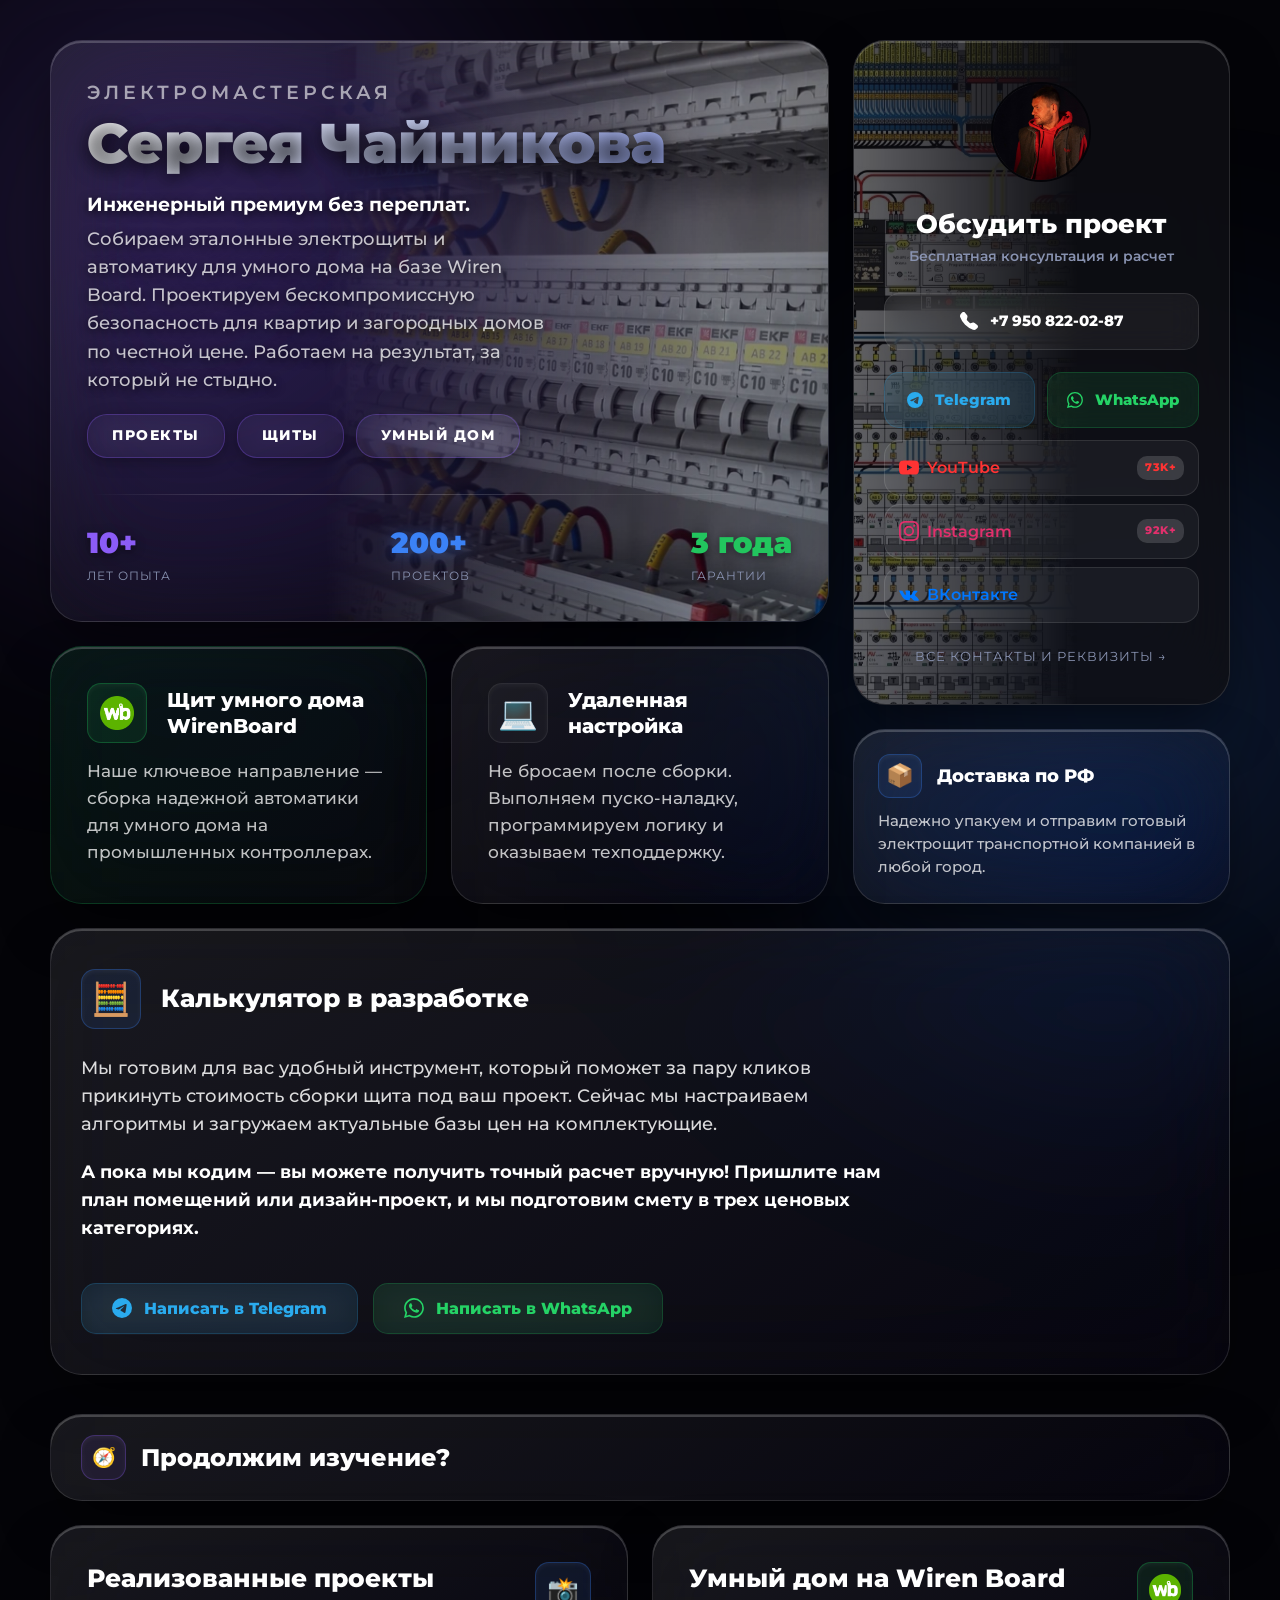
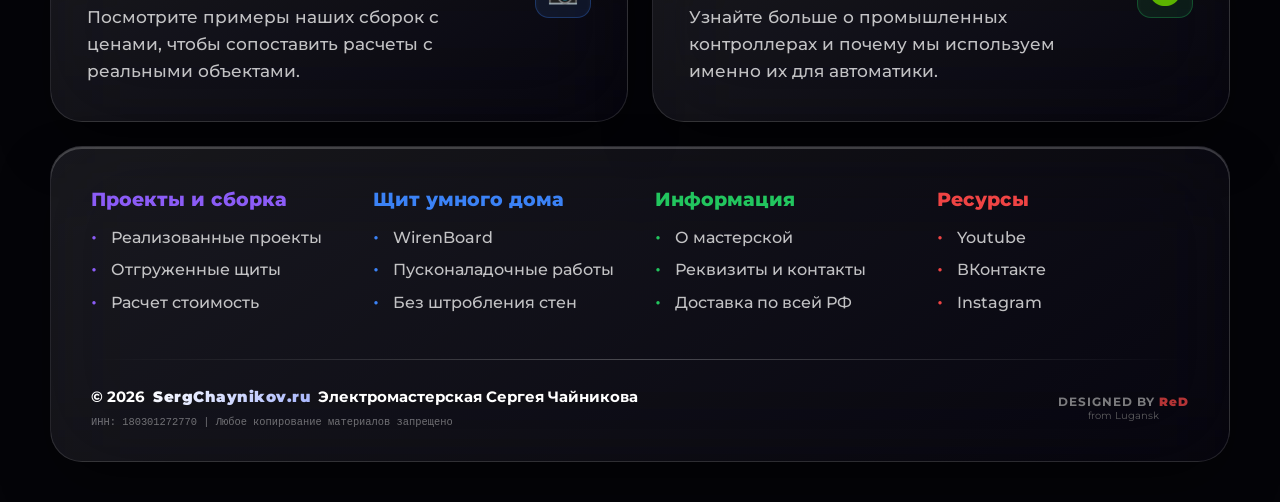
<file: calculator.html>
<!DOCTYPE html>
<html lang="ru">
<head>
    <meta charset="UTF-8">
    <meta name="viewport" content="width=device-width, initial-scale=1.0, maximum-scale=1.0, user-scalable=no">
    <title>Расчет стоимости | Сергей Чайников</title>

    <link rel="preconnect" href="https://fonts.googleapis.com">
    <link rel="preconnect" href="https://fonts.gstatic.com" crossorigin>
    <link href="https://fonts.googleapis.com/css2?family=Montserrat:wght@400;500;600;800;900&display=swap" rel="stylesheet">

    <link rel="stylesheet" href="site/styles.css">
    <link rel="icon" type="image/x-icon" href="site/favicon.ico" />

    <meta name="description" content="Калькулятор стоимости сборки электрощита. Страница в стадии разработки.">
    <meta name="robots" content="noindex, nofollow"> <script src="site/metrics.js" defer></script>

</head>
<body ontouchstart="">

<div class="bg-glow"></div>

<div class="container">
    <div class="bento-grid">

        <div id="header-container" style="display: contents;"></div>

        <div class="bento-card span-12 glow-blue" style="padding: 40px 30px;">

            <div style="display: flex; align-items: center; gap: 20px; margin-bottom: 25px;">
                <div class="card-icon" style="margin: 0; width: 60px; height: 60px; flex-shrink: 0; background: rgba(59, 130, 246, 0.1); border-color: rgba(59, 130, 246, 0.3); color: var(--accent-blue); font-size: 2rem; border-radius: 14px; display: flex; align-items: center; justify-content: center;">
                    🧮
                </div>
                <h2 style="margin: 0; color: #fff; line-height: 1.2;">Калькулятор в разработке</h2>
            </div>

            <div style="max-width: 800px;">
                <p style="font-size: 1.1rem; color: rgba(255,255,255,0.85); margin-bottom: 20px; line-height: 1.6;">
                    Мы готовим для вас удобный инструмент, который поможет за пару кликов прикинуть стоимость сборки щита под ваш проект. Сейчас мы настраиваем алгоритмы и загружаем актуальные базы цен на комплектующие.
                </p>

                <p style="font-size: 1.1rem; color: #fff; font-weight: 700; margin-bottom: 30px; line-height: 1.6;">
                    А пока мы кодим — вы можете получить точный расчет вручную! Пришлите нам план помещений или дизайн-проект, и мы подготовим смету в трех ценовых категориях.
                </p>
            </div>

            <div style="display: flex; gap: 15px; flex-wrap: wrap;">
                <a href="https://t.me/Sergey_Chaynikov_Electrician" target="_blank" class="action-btn btn-tg" style="display: inline-flex; width: auto; padding: 12px 30px; font-size: 1rem;">
                    <svg width="20" height="20" fill="currentColor" viewBox="0 0 16 16"><path d="M16 8A8 8 0 1 1 0 8a8 8 0 0 1 16 0zM8.287 5.906c-.778.324-2.334.994-4.666 2.01-.378.15-.577.298-.595.442-.03.243.275.339.69.47l.175.055c.408.133.958.288 1.243.294.26.006.549-.1.868-.32 2.179-1.471 3.304-2.214 3.374-2.23.05-.012.12-.026.166.016.047.041.042.12.037.141-.03.129-1.227 1.241-1.846 1.817-.193.18-.33.307-.358.336a8.154 8.154 0 0 1-.188.186c-.38.366-.664.64.015 1.088.327.216.589.393.85.571.284.194.568.387.936.629.093.06.183.125.27.187.331.236.63.448.997.414.214-.02.435-.22.547-.82.265-1.417.786-4.486.906-5.751a1.426 1.426 0 0 0-.013-.315.337.337 0 0 0-.114-.217.526.526 0 0 0-.31-.093c-.3.005-.763.166-2.984 1.09z"/></svg>
                    Написать в Telegram
                </a>
                <a href="https://wa.me/79508220287" target="_blank" class="action-btn btn-wa" style="display: inline-flex; width: auto; padding: 12px 30px; font-size: 1rem;">
                    <svg width="20" height="20" fill="currentColor" viewBox="0 0 16 16"><path d="M13.601 2.326A7.854 7.854 0 0 0 7.994 0C3.627 0 .068 3.558.064 7.926c0 1.399.366 2.76 1.057 3.965L0 16l4.204-1.102a7.933 7.933 0 0 0 3.79.965h.004c4.368 0 7.926-3.558 7.93-7.93A7.898 7.898 0 0 0 13.6 2.326zM7.994 14.521a6.573 6.573 0 0 1-3.356-.92l-.24-.144-2.494.654.666-2.433-.156-.251a6.56 6.56 0 0 1-1.007-3.505c0-3.626 2.957-6.584 6.591-6.584a6.56 6.56 0 0 1 4.66 1.931 6.557 6.557 0 0 1 1.928 4.66c-.004 3.639-2.961 6.592-6.592 6.592zm3.615-4.934c-.197-.099-1.17-.578-1.353-.646-.182-.065-.315-.099-.445.099-.133.197-.513.646-.627.775-.114.133-.232.148-.43.05-.197-.1-.836-.308-1.592-.985-.59-.525-.985-1.175-1.103-1.372-.114-.198-.011-.304.088-.403.087-.088.197-.232.296-.346.1-.114.133-.198.198-.33.065-.134.034-.248-.015-.347-.05-.099-.445-1.076-.612-1.47-.16-.389-.323-.335-.445-.34-.114-.007-.247-.007-.38-.007a.729.729 0 0 0-.529.247c-.182.198-.691.677-.691 1.654 0 .977.71 1.916.81 2.049.098.133 1.394 2.132 3.383 2.992.47.205.84.326 1.129.418.475.152.904.129 1.246.08.38-.058 1.171-.48 1.338-.943.164-.464.164-.86.114-.943-.049-.084-.182-.133-.38-.232z"/></svg>
                    Написать в WhatsApp
                </a>
            </div>

        </div>



        <div class="bento-card span-12 glow-purple" style="margin-top: 15px; min-height: auto !important; padding: 20px 30px !important;">
            <div style="display: flex; align-items: center; gap: 15px; width: 100%;">
                <div class="card-icon" style="margin: 0; flex-shrink: 0; background: rgba(139, 92, 246, 0.1); border-color: rgba(139, 92, 246, 0.3); color: var(--accent-purple); font-size: 1.2rem; width: 45px; height: 45px;">🧭</div>
                <h2 style="margin: 0; font-size: 1.5rem;">Продолжим изучение?</h2>
            </div>
        </div>

        <a href="projects.html" class="bento-card span-6 glow-blue" style="justify-content: center; text-decoration: none; color: inherit;">
            <div style="display: flex; justify-content: space-between; align-items: flex-start; gap: 20px;">
                <div>
                    <h2 style="margin-bottom: 10px;">Реализованные проекты</h2>
                    <p style="margin: 0; color: rgba(255,255,255,0.75);">Посмотрите примеры наших сборок с ценами, чтобы сопоставить расчеты с реальными объектами.</p>
                </div>
                <div class="card-icon" style="margin: 0; flex-shrink: 0; background: rgba(59, 130, 246, 0.1); border-color: rgba(59, 130, 246, 0.3); color: var(--accent-blue);">
                    📸
                </div>
            </div>
        </a>

        <a href="wirenboard.html" class="bento-card span-6 glow-green" style="justify-content: center; text-decoration: none; color: inherit;">
            <div style="display: flex; justify-content: space-between; align-items: flex-start; gap: 20px;">
                <div>
                    <h2 style="margin-bottom: 10px;">Умный дом на Wiren Board</h2>
                    <p style="margin: 0; color: rgba(255,255,255,0.75);">Узнайте больше о промышленных контроллерах и почему мы используем именно их для автоматики.</p>
                </div>
                <div class="card-icon" style="margin: 0; flex-shrink: 0; background: rgba(34, 197, 94, 0.1); border-color: rgba(34, 197, 94, 0.3); color: var(--accent-green);">
                    <img src="site/img/wb.png" alt="Wiren Board" style="width: 60%; height: 60%; object-fit: contain;">
                </div>
            </div>
        </a>

        <div id="footer-container" style="display: contents;"></div>

    </div>
</div>

<script src="site/loader.js"></script>

</body>
</html>
</file>
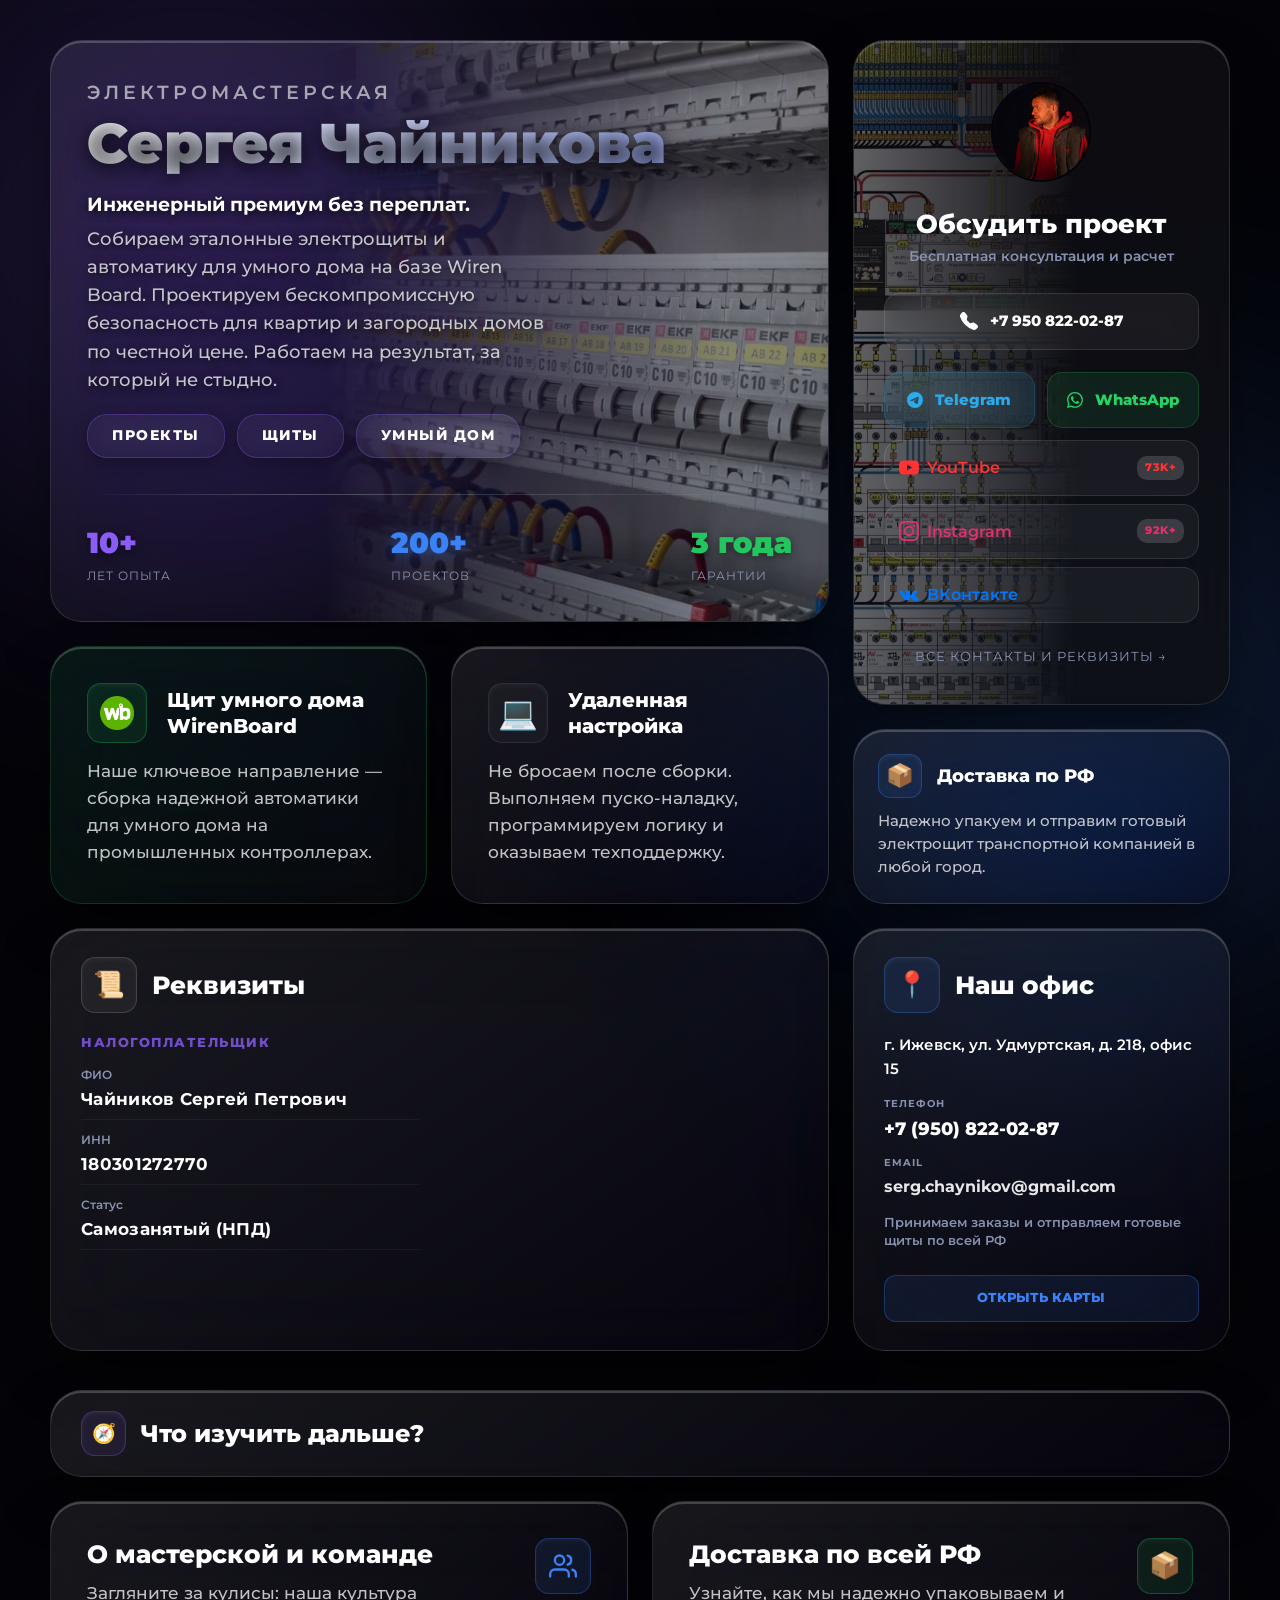
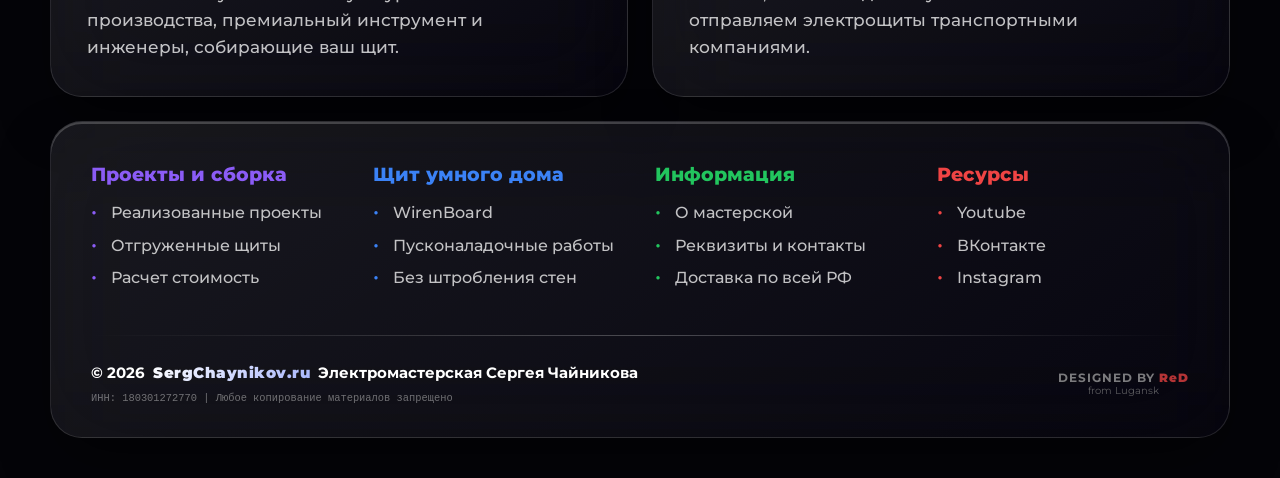
<file: contacts.html>
<!DOCTYPE html>
<html lang="ru">
<head>
    <meta charset="UTF-8">
    <meta name="viewport" content="width=device-width, initial-scale=1.0, maximum-scale=1.0, user-scalable=no">
    <title>Реквизиты и контакты | Сергей Чайников: Электромастерская</title>

    <link rel="preconnect" href="https://fonts.googleapis.com">
    <link rel="preconnect" href="https://fonts.gstatic.com" crossorigin>
    <link href="https://fonts.googleapis.com/css2?family=Montserrat:wght@400;500;600;800;900&display=swap" rel="stylesheet">

    <link rel="stylesheet" href="site/styles.css">
    <link rel="icon" type="image/x-icon" href="site/favicon.ico" />

    <meta name="description" content="Контактная информация и официальные реквизиты электромастерской Сергея Чайникова. Свяжитесь с нами для консультации или расчета стоимости сборки вашего электрощита.">
    <meta name="keywords" content="контакты сергей чайников, реквизиты чайников, заказать электрощит, сборка щитов контакты, электромастерская чайникова телефон, инн 180301272770">
    <link rel="canonical" href="https://sergchaynikov.ru/contacts.html" />

    <meta property="og:type" content="website" />
    <meta property="og:url" content="https://sergchaynikov.ru/contacts.html" />
    <meta property="og:title" content="Реквизиты и контакты | Сергей Чайников: Электромастерская" />
    <meta property="og:description" content="Контактная информация и официальные реквизиты электромастерской. Свяжитесь с нами для расчета стоимости сборки вашего электрощита." />
    <meta property="og:image" content="https://sergchaynikov.ru/site/img/og-preview.png" />

    <script src="site/metrics.js" defer></script>

    <style>
        /* ==========================================================================
           11. РЕКВИЗИТЫ И КОНТАКТЫ (contacts.html)
           ========================================================================== */
        .details-grid { display: grid; grid-template-columns: 1fr 1fr; gap: 15px 40px; position: relative; z-index: 2; }
        .details-group h3 { font-size: 0.8rem; text-transform: uppercase; letter-spacing: 1.5px; color: var(--accent-purple); margin-bottom: 12px; opacity: 0.8; font-weight: 800; }
        .detail-item { margin-bottom: 10px; border-bottom: 1px solid rgba(255,255,255,0.05); padding-bottom: 6px; }
        .detail-label { font-size: 0.75rem; color: var(--text-muted); display: block; margin-bottom: 2px; font-weight: 600; }
        .detail-value { font-size: 1.05rem; color: #fff; font-weight: 700; letter-spacing: 0.3px; }

        .contact-label { font-size: 0.65rem; color: var(--text-muted); text-transform: uppercase; letter-spacing: 1px; display: block; margin-bottom: 2px; font-weight: 700; }
        .contact-link { color: #fff; text-decoration: none; transition: color 0.3s ease; display: inline-block; position: relative; z-index: 2; }
        .contact-link:hover, .contact-link:active { color: var(--accent-blue); }
        .phone-large { font-weight: 800; font-size: 1.1rem; }
        .email-normal { font-weight: 700; font-size: 1rem; opacity: 0.9; }

        /* Красивая кнопка карты */
        .btn-map {
            display: inline-block; width: 100%; text-align: center; margin-top: 10px; padding: 12px 16px;
            background: rgba(59, 130, 246, 0.1); border: 1px solid rgba(59, 130, 246, 0.3);
            border-radius: 12px; color: var(--accent-blue); font-size: 0.8rem; font-weight: 800;
            text-transform: uppercase; transition: all 0.3s ease; position: relative; z-index: 2; text-decoration: none;
        }
        .bento-card:hover .btn-map, .btn-map:hover, .btn-map:active {
            background: var(--accent-blue); color: #fff; transform: translateY(-2px); box-shadow: 0 5px 15px rgba(59, 130, 246, 0.3);
        }

        @media (max-width: 920px) {
            .details-grid { grid-template-columns: 1fr; gap: 10px; }
        }
    </style>
</head>
<body ontouchstart="">

<div class="bg-glow"></div>

<div class="container">
    <div class="bento-grid">

        <div id="header-container" style="display: contents;"></div>

        <div class="bento-card span-8 glow-purple" style="padding: 28px 30px;">
            <div style="display: flex; align-items: center; gap: 15px; margin-bottom: 20px;">
                <div class="card-icon" style="margin: 0; flex-shrink: 0; background: rgba(255, 255, 255, 0.05); border-color: rgba(255, 255, 255, 0.15);">📜</div>
                <h2 style="margin: 0;">Реквизиты</h2>
            </div>

            <div class="details-grid">
                <div class="details-group">
                    <h3>Налогоплательщик</h3>
                    <div class="detail-item">
                        <span class="detail-label">ФИО</span>
                        <span class="detail-value">Чайников Сергей Петрович</span>
                    </div>
                    <div class="detail-item">
                        <span class="detail-label">ИНН</span>
                        <span class="detail-value">180301272770</span>
                    </div>
                    <div class="detail-item">
                        <span class="detail-label">Статус</span>
                        <span class="detail-value">Самозанятый (НПД)</span>
                    </div>
                </div>
            </div>
        </div>

        <div class="bento-card glow-blue span-4" style="height: 100%; padding: 28px 30px;">
            <div style="display: flex; align-items: center; gap: 15px; margin-bottom: 20px;">
                <div class="card-icon" style="margin: 0; flex-shrink: 0; background: rgba(59, 130, 246, 0.1); border-color: rgba(59, 130, 246, 0.3); color: var(--accent-blue);">📍</div>
                <h2 style="margin: 0;">Наш офис</h2>
            </div>

            <p style="font-size: 0.95rem; color: #fff; margin-bottom: 15px; font-weight: 600;">г. Ижевск, ул. Удмуртская, д. 218, офис 15</p>

            <div style="margin-bottom: 12px;">
                <span class="contact-label">Телефон</span>
                <a href="tel:+79508220287" class="contact-link phone-large">+7 (950) 822-02-87</a>
            </div>

            <div style="margin-bottom: 15px;">
                <span class="contact-label">Email</span>
                <a href="mailto:serg.chaynikov@gmail.com" class="contact-link email-normal">serg.chaynikov@gmail.com</a>
            </div>

            <p style="font-size: 0.8rem; color: var(--text-muted); line-height: 1.4; font-weight: 600;">Принимаем заказы и отправляем готовые щиты по всей РФ</p>

            <div style="margin-top: auto; padding-top: 15px;">
                <a href="https://yandex.com/maps/44/izhevsk/house/udmurtskaya_ulitsa_218/YUoYdAVoS0IGQFtsfXR1cnRkZA==/?ll=53.222561%2C56.823462&z=12.52" target="_blank" class="btn-map">
                    Открыть карты
                </a>
            </div>
        </div>

        <div class="bento-card span-12 glow-purple" style="margin-top: 15px; min-height: auto !important; padding: 20px 30px !important;">
            <div style="display: flex; align-items: center; gap: 15px; width: 100%;">
                <div class="card-icon" style="margin: 0; flex-shrink: 0; background: rgba(139, 92, 246, 0.1); border-color: rgba(139, 92, 246, 0.3); color: var(--accent-purple); font-size: 1.2rem; width: 45px; height: 45px;">🧭</div>
                <h2 style="margin: 0; font-size: 1.5rem;">Что изучить дальше?</h2>
            </div>
        </div>

        <a href="about.html" class="bento-card span-6 glow-blue" style="justify-content: center; text-decoration: none; color: inherit;">
            <div style="display: flex; justify-content: space-between; align-items: flex-start; gap: 20px;">
                <div>
                    <h2 style="margin-bottom: 10px;">О мастерской и команде</h2>
                    <p style="margin: 0; color: rgba(255,255,255,0.75);">Загляните за кулисы: наша культура производства, премиальный инструмент и инженеры, собирающие ваш щит.</p>
                </div>
                <div class="card-icon" style="margin: 0; flex-shrink: 0; background: rgba(59, 130, 246, 0.1); border-color: rgba(59, 130, 246, 0.3); color: var(--accent-blue);">
                    <svg xmlns="http://www.w3.org/2000/svg" width="28" height="28" fill="none" stroke="currentColor" stroke-width="2" stroke-linecap="round" stroke-linejoin="round" viewBox="0 0 24 24">
                        <path d="M17 21v-2a4 4 0 0 0-4-4H5a4 4 0 0 0-4 4v2"></path>
                        <circle cx="9" cy="7" r="4"></circle>
                        <path d="M23 21v-2a4 4 0 0 0-3-3.87"></path>
                        <path d="M16 3.13a4 4 0 0 1 0 7.75"></path>
                    </svg>
                </div>
            </div>
        </a>

        <a href="delivery.html" class="bento-card span-6 glow-green" style="justify-content: center; text-decoration: none; color: inherit;">
            <div style="display: flex; justify-content: space-between; align-items: flex-start; gap: 20px;">
                <div>
                    <h2 style="margin-bottom: 10px;">Доставка по всей РФ</h2>
                    <p style="margin: 0; color: rgba(255,255,255,0.75);">Узнайте, как мы надежно упаковываем и отправляем электрощиты транспортными компаниями.</p>
                </div>
                <div class="card-icon" style="margin: 0; flex-shrink: 0; background: rgba(34, 197, 94, 0.1); border-color: rgba(34, 197, 94, 0.3); color: var(--accent-green);">
                    📦
                </div>
            </div>
        </a>

        <div id="footer-container" style="display: contents;"></div>

    </div>
</div>

<script src="site/loader.js"></script>

</body>
</html>
</file>
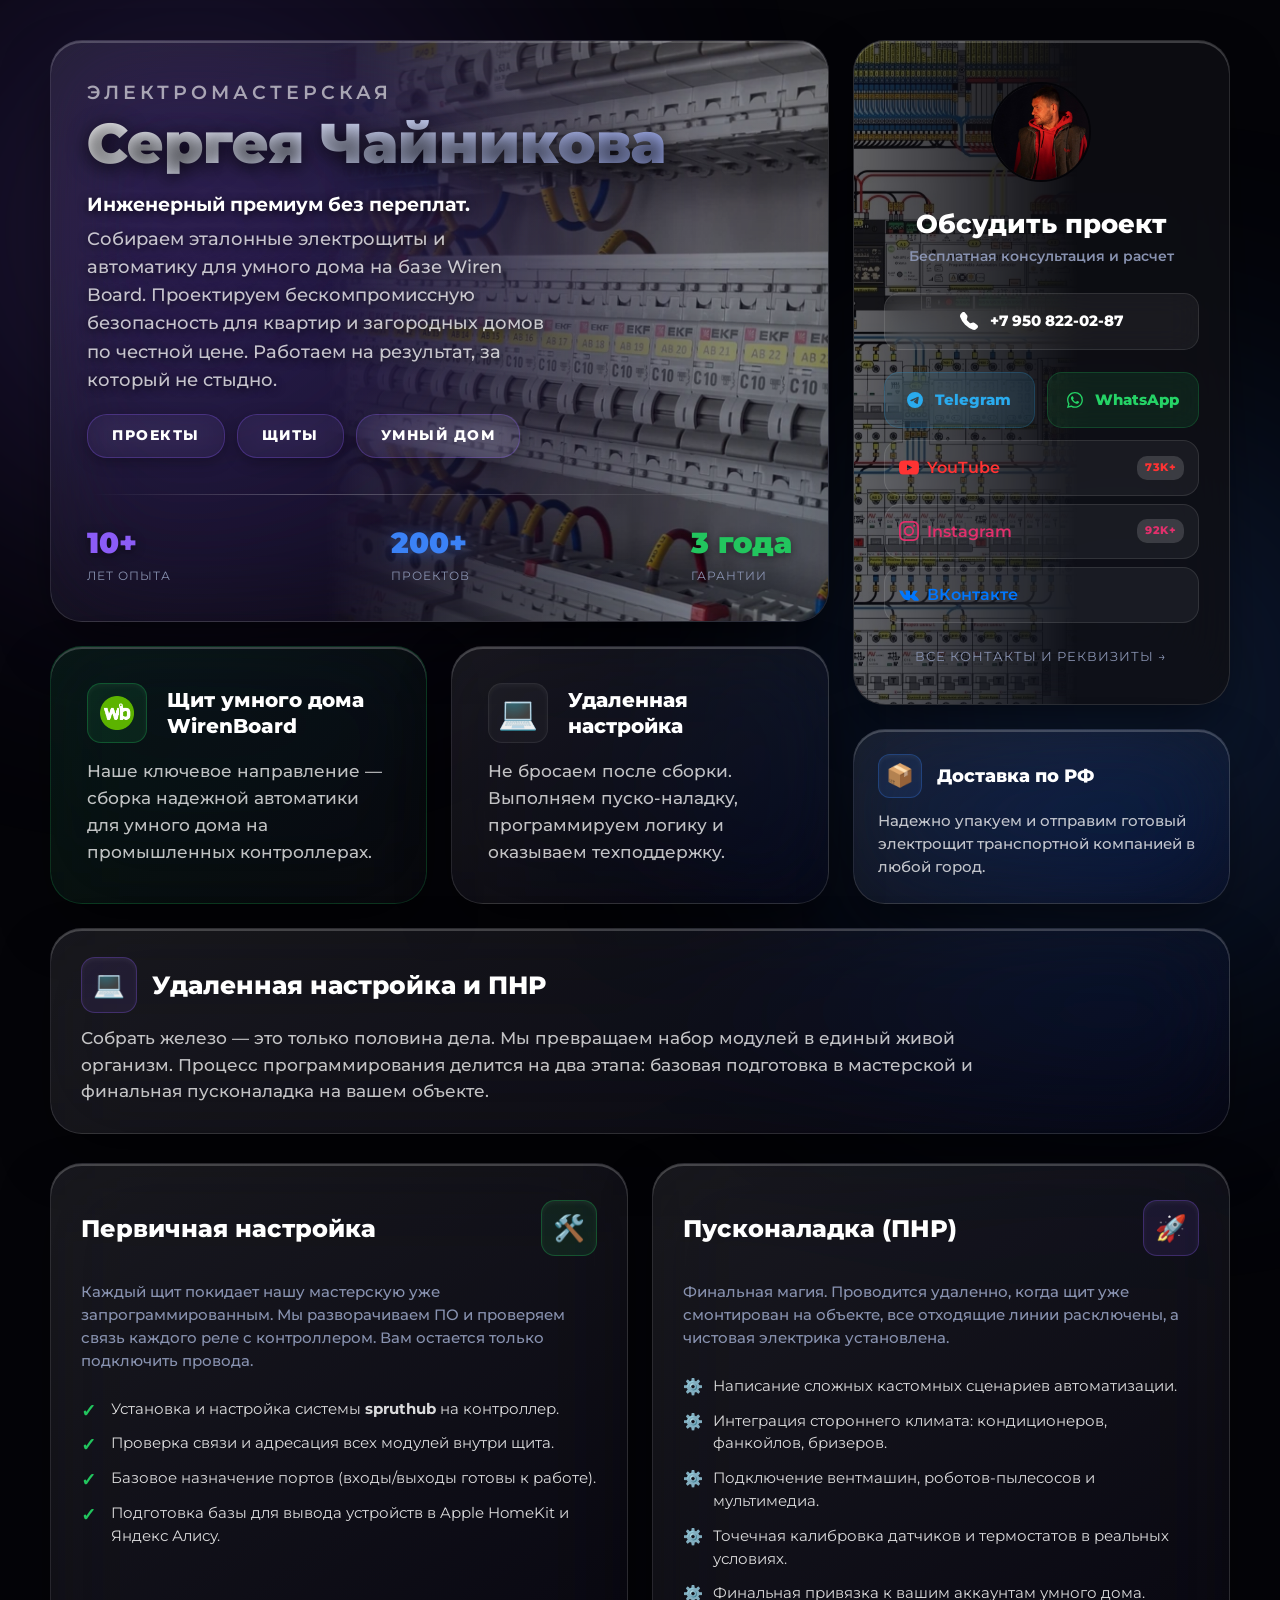
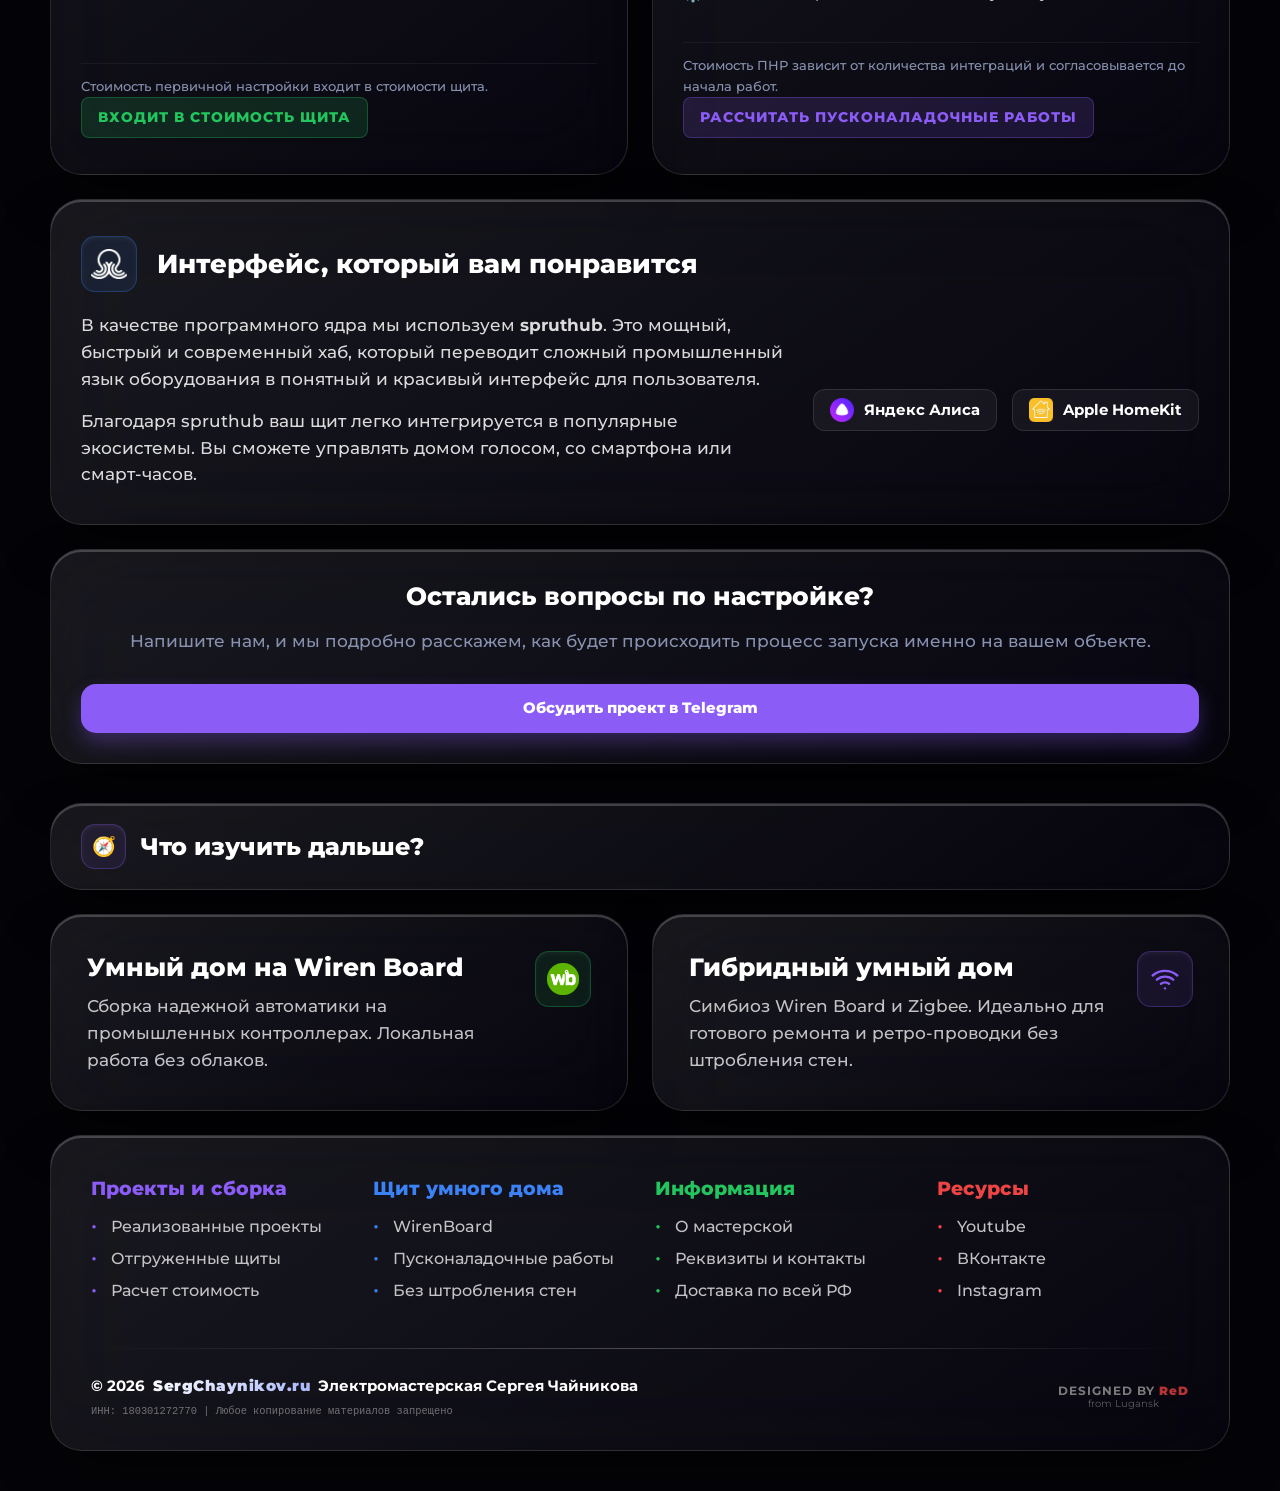
<file: setup.html>
<!DOCTYPE html>
<html lang="ru">
<head>
    <meta charset="UTF-8">
    <meta name="viewport" content="width=device-width, initial-scale=1.0, maximum-scale=1.0, user-scalable=no">
    <title>Удаленная настройка и ПНР | Сергей Чайников</title>

    <link rel="preconnect" href="https://fonts.googleapis.com">
    <link rel="preconnect" href="https://fonts.gstatic.com" crossorigin>
    <link href="https://fonts.googleapis.com/css2?family=Montserrat:wght@400;500;600;800;900&display=swap" rel="stylesheet">

    <link rel="stylesheet" href="site/styles.css">
    <link rel="icon" type="image/x-icon" href="site/favicon.ico" />

    <meta name="description" content="Пусконаладка и удаленная настройка электрощитов умного дома. Установка spruthub, интеграция с Алисой и Apple HomeKit, настройка сценариев.">
    <meta name="keywords" content="пусконаладка умного дома, пнр электрощита, удаленная настройка wiren board, spruthub, алиса, apple homekit, интеграция климата">
    <link rel="canonical" href="https://sergchaynikov.ru/setup.html" />

    <meta property="og:type" content="website" />
    <meta property="og:url" content="https://sergchaynikov.ru/setup.html" />
    <meta property="og:title" content="Удаленная настройка и ПНР | Сергей Чайников" />
    <meta property="og:description" content="От железа к умному дому. Программная настройка, установка spruthub и пусконаладочные работы на объекте." />
    <meta property="og:image" content="https://sergchaynikov.ru/site/img/og-preview.png" />

    <script src="site/metrics.js" defer></script>

    <style>
        /* Специфичные стили для списков внутри карточек ПНР */
        .feature-list {
            list-style: none;
            padding: 0;
            margin: 0 0 20px 0;
        }

        .feature-list li {
            position: relative;
            padding-left: 30px;
            margin-bottom: 12px;
            font-size: 0.95rem;
            color: rgba(255,255,255,0.85);
            line-height: 1.5;
        }

        .feature-list li::before {
            content: '✓';
            position: absolute;
            left: 0;
            top: 0;
            color: var(--accent-green);
            font-size: 1.1rem;
            font-weight: 800;
        }

        .feature-list.pnr-list li::before {
            content: '⚙️';
            font-size: 1rem;
        }

        .price-badge {
            display: inline-block;
            padding: 8px 16px;
            border-radius: 8px;
            font-weight: 800;
            font-size: 0.9rem;
            text-transform: uppercase;
            letter-spacing: 1px;
        }

        .price-included {
            background: rgba(34, 197, 94, 0.15);
            color: var(--accent-green);
            border: 1px solid rgba(34, 197, 94, 0.3);
        }

        .price-calc {
            background: rgba(139, 92, 246, 0.15);
            color: var(--accent-purple);
            border: 1px solid rgba(139, 92, 246, 0.3);
        }

        .integration-logos {
            display: flex;
            gap: 15px;
            align-items: center;
            margin-top: 20px;
        }

        .integration-tag {
            padding: 8px 16px;
            background: rgba(255,255,255,0.05);
            border: 1px solid rgba(255,255,255,0.1);
            border-radius: 12px;
            font-size: 0.95rem;
            font-weight: 700;
            color: #fff;
            display: flex;
            align-items: center;
            gap: 10px;
        }

        @media (max-width: 920px) {
            .setup-split { grid-template-columns: 1fr !important; }
        }
    </style>
</head>
<body ontouchstart="">

<div class="bg-glow"></div>

<div class="container">
    <div class="bento-grid">

        <div id="header-container" style="display: contents;"></div>

        <div class="bento-card span-12 glow-purple" style="padding: 28px 30px; margin-bottom: 5px;">
            <div style="display: flex; align-items: center; gap: 15px; margin-bottom: 12px;">
                <div class="card-icon" style="margin: 0; flex-shrink: 0; background: rgba(139, 92, 246, 0.1); border-color: rgba(139, 92, 246, 0.3); color: var(--accent-purple);">💻</div>
                <h2 style="margin: 0;">Удаленная настройка и ПНР</h2>

            </div>
            <p style="font-size: 1.05rem; color: rgba(255,255,255,0.75); margin: 0; font-weight: 500; max-width: 80%;">
                Собрать железо — это только половина дела. Мы превращаем набор модулей в единый живой организм. Процесс программирования делится на два этапа: базовая подготовка в мастерской и финальная пусконаладка на вашем объекте.
            </p>
        </div>

        <div class="bento-card span-6 glow-green" style="padding: 36px 30px; display: flex; flex-direction: column; cursor: default;">
            <div style="display: flex; align-items: center; justify-content: space-between; margin-bottom: 25px;">
                <h2 style="margin: 0; font-size: 1.5rem; color: #fff;">Первичная настройка</h2>
                <div class="card-icon" style="margin: 0; flex-shrink: 0; background: rgba(34, 197, 94, 0.1); border-color: rgba(34, 197, 94, 0.3); color: var(--accent-green);">🛠️</div>
            </div>

            <p style="font-size: 0.95rem; color: var(--text-muted); margin-bottom: 25px; line-height: 1.5;">
                Каждый щит покидает нашу мастерскую уже запрограммированным. Мы разворачиваем ПО и проверяем связь каждого реле с контроллером. Вам остается только подключить провода.
            </p>

            <ul class="feature-list" style="flex: 1;">
                <li>Установка и настройка системы <strong>spruthub</strong> на контроллер.</li>
                <li>Проверка связи и адресация всех модулей внутри щита.</li>
                <li>Базовое назначение портов (входы/выходы готовы к работе).</li>
                <li>Подготовка базы для вывода устройств в Apple HomeKit и Яндекс Алису.</li>
            </ul>

            <div style="margin-top: 5px; border-top: 1px solid rgba(255,255,255,0.05); padding-top: 5px;">
                <p style="font-size: 0.8rem; color: var(--text-muted); margin-top: 8px;">Стоимость первичной настройки входит в стоимости щита.</p>
                <a href="wirenboard.html" class="price-badge price-included" style="text-decoration: none; transition: opacity 0.3s ease; cursor: pointer;" onmouseover="this.style.opacity='0.8'" onmouseout="this.style.opacity='1'">Входит в стоимость щита</a>
            </div>
        </div>

        <div class="bento-card span-6 glow-purple" style="padding: 36px 30px; display: flex; flex-direction: column; cursor: default;">
            <div style="display: flex; align-items: center; justify-content: space-between; margin-bottom: 25px;">
                <h2 style="margin: 0; font-size: 1.5rem; color: #fff;">Пусконаладка (ПНР)</h2>
                <div class="card-icon" style="margin: 0; flex-shrink: 0; background: rgba(139, 92, 246, 0.1); border-color: rgba(139, 92, 246, 0.3); color: var(--accent-purple);">🚀</div>
            </div>

            <p style="font-size: 0.95rem; color: var(--text-muted); margin-bottom: 25px; line-height: 1.5;">
                Финальная магия. Проводится удаленно, когда щит уже смонтирован на объекте, все отходящие линии расключены, а чистовая электрика установлена.
            </p>

            <ul class="feature-list pnr-list" style="flex: 1;">
                <li>Написание сложных кастомных сценариев автоматизации.</li>
                <li>Интеграция стороннего климата: кондиционеров, фанкойлов, бризеров.</li>
                <li>Подключение вентмашин, роботов-пылесосов и мультимедиа.</li>
                <li>Точечная калибровка датчиков и термостатов в реальных условиях.</li>
                <li>Финальная привязка к вашим аккаунтам умного дома.</li>
            </ul>

            <div style="margin-top: 5px; border-top: 1px solid rgba(255,255,255,0.05); padding-top: 5px;">

                <p style="font-size: 0.8rem; color: var(--text-muted); margin-top: 8px;">Стоимость ПНР зависит от количества интеграций и согласовывается до начала работ.</p>
                <a href="https://t.me/Sergey_Chaynikov_Electrician" target="_blank" class="price-badge price-calc" style="text-decoration: none; transition: opacity 0.3s ease; cursor: pointer;" onmouseover="this.style.opacity='0.8'" onmouseout="this.style.opacity='1'">Рассчитать пусконаладочные работы</a>
            </div>
        </div>

        <div class="bento-card span-12 glow-blue" style="padding: 36px 30px;">
            <div style="display: flex; align-items: center; gap: 20px; margin-bottom: 20px;">
                <div class="card-icon" style="margin: 0; width: 56px; height: 56px; flex-shrink: 0; background: rgba(59, 130, 246, 0.1); border-color: rgba(59, 130, 246, 0.3);">
                    <img src="site/img/sprut.png" alt="spruthub" style="width: 65%; height: 65%; object-fit: contain;">
                </div>
                <h2 style="margin: 0; font-size: 1.6rem;">Интерфейс, который вам понравится</h2>
            </div>

            <div style="display: flex; flex-wrap: wrap; gap: 30px; align-items: center;">
                <div style="flex: 1; min-width: 300px;">
                    <p style="font-size: 1.05rem; line-height: 1.6; color: rgba(255,255,255,0.85); margin-bottom: 15px;">
                        В качестве программного ядра мы используем <strong>spruthub</strong>. Это мощный, быстрый и современный хаб, который переводит сложный промышленный язык оборудования в понятный и красивый интерфейс для пользователя.
                    </p>
                    <p style="font-size: 1.05rem; line-height: 1.6; color: rgba(255,255,255,0.85); margin: 0;">
                        Благодаря spruthub ваш щит легко интегрируется в популярные экосистемы. Вы сможете управлять домом голосом, со смартфона или смарт-часов.
                    </p>
                </div>

                <div style="flex-shrink: 0;">
                    <div class="integration-logos">
                        <a href="https://yandex.ru/alice/smart-home" target="_blank" class="integration-tag" style="text-decoration: none; transition: all 0.3s ease;" onmouseover="this.style.transform='translateY(-2px)'; this.style.background='rgba(255,255,255,0.15)'" onmouseout="this.style.transform='translateY(0)'; this.style.background='rgba(255,255,255,0.05)'">
                            <img src="site/img/alice.png" alt="Яндекс Алиса" style="width: 24px; height: 24px; object-fit: contain;">
                            <span>Яндекс Алиса</span>
                        </a>

                        <a href="https://www.apple.com/ru/home-app/" target="_blank" class="integration-tag" style="text-decoration: none; transition: all 0.3s ease;" onmouseover="this.style.transform='translateY(-2px)'; this.style.background='rgba(255,255,255,0.15)'" onmouseout="this.style.transform='translateY(0)'; this.style.background='rgba(255,255,255,0.05)'">
                            <img src="site/img/hk.png" alt="Apple HomeKit" style="width: 24px; height: 24px; object-fit: contain;">
                            <span>Apple HomeKit</span>
                        </a>
                    </div>
                </div>
            </div>

        </div>

        <div class="bento-card span-12 glow-purple" style="padding: 30px; text-align: center;">
            <h2 style="margin-bottom: 15px;">Остались вопросы по настройке?</h2>
            <p style="color: var(--text-muted); margin-bottom: 20px;">Напишите нам, и мы подробно расскажем, как будет происходить процесс запуска именно на вашем объекте.</p>
            <a href="https://t.me/Sergey_Chaynikov_Electrician" target="_blank" class="action-btn btn-glass" style="display: inline-flex; width: auto; padding: 12px 30px; background: var(--accent-purple); color: #fff; border: none; box-shadow: 0 10px 20px rgba(139, 92, 246, 0.3);">
                Обсудить проект в Telegram
            </a>
        </div>


        <div class="bento-card span-12 glow-purple" style="margin-top: 15px; min-height: auto !important; padding: 20px 30px !important;">
            <div style="display: flex; align-items: center; gap: 15px; width: 100%;">
                <div class="card-icon" style="margin: 0; flex-shrink: 0; background: rgba(139, 92, 246, 0.1); border-color: rgba(139, 92, 246, 0.3); color: var(--accent-purple); font-size: 1.2rem; width: 45px; height: 45px;">🧭</div>
                <h2 style="margin: 0; font-size: 1.5rem;">Что изучить дальше?</h2>
            </div>
        </div>

        <a href="wirenboard.html" class="bento-card span-6 glow-green" style="justify-content: center; text-decoration: none; color: inherit;">
            <div style="display: flex; justify-content: space-between; align-items: flex-start; gap: 20px;">
                <div>
                    <h2 style="margin-bottom: 10px;">Умный дом на Wiren Board</h2>
                    <p style="margin: 0; color: rgba(255,255,255,0.75);">Сборка надежной автоматики на промышленных контроллерах. Локальная работа без облаков.</p>
                </div>
                <div class="card-icon" style="margin: 0; flex-shrink: 0; background: rgba(34, 197, 94, 0.1); border-color: rgba(34, 197, 94, 0.3); color: var(--accent-green);">
                    <img src="site/img/wb.png" alt="Wiren Board" style="width: 60%; height: 60%; object-fit: contain;">
                </div>
            </div>
        </a>

        <a href="hybrid.html" class="bento-card span-6 glow-purple" style="justify-content: center; text-decoration: none; color: inherit;">
            <div style="display: flex; justify-content: space-between; align-items: flex-start; gap: 20px;">
                <div>
                    <h2 style="margin-bottom: 10px;">Гибридный умный дом</h2>
                    <p style="margin: 0; color: rgba(255,255,255,0.75);">Симбиоз Wiren Board и Zigbee. Идеально для готового ремонта и ретро-проводки без штробления стен.</p>
                </div>
                <div class="card-icon" style="margin: 0; flex-shrink: 0; background: rgba(139, 92, 246, 0.1); border-color: rgba(139, 92, 246, 0.3); color: var(--accent-purple);">
                    <svg width="28" height="28" fill="none" stroke="currentColor" stroke-width="2" stroke-linecap="round" stroke-linejoin="round" viewBox="0 0 24 24">
                        <path d="M5 12.55a11 11 0 0 1 14.08 0"></path>
                        <path d="M1.42 9a16 16 0 0 1 21.16 0"></path>
                        <path d="M8.53 16.11a6 6 0 0 1 6.95 0"></path>
                        <line x1="12" y1="20" x2="12.01" y2="20"></line>
                    </svg>
                </div>
            </div>
        </a>

        <div id="footer-container" style="display: contents;"></div>

    </div>
</div>

<script src="site/loader.js"></script>

</body>
</html>
</file>
<file: site/styles.css>
/* ==========================================================================
   site/styles.css — ЛЮКСОВЫЙ СТЕКЛЯННЫЙ ДИЗАЙН 2026 (ОЧИЩЕННАЯ ВЕРСИЯ)
   ========================================================================== */

/* ==========================================================================
   1. ПЕРЕМЕННЫЕ И ШРИФТЫ
   ========================================================================== */
@import url('https://fonts.googleapis.com/css2?family=Montserrat:wght@400;500;600;800;900&display=swap');

:root {
    --bg-deep: #040408;
    --accent-purple: #8b5cf6;
    --accent-blue: #3b82f6;
    --accent-green: #22c55e;
    --accent-red: #ef4444;
    --text-main: #ffffff;
    --text-muted: #8892b0;
}

/* ==========================================================================
   2. ОСНОВНЫЕ СТИЛИ (RESET & BODY)
   ========================================================================== */
* {
    margin: 0;
    padding: 0;
    box-sizing: border-box;
    -webkit-tap-highlight-color: transparent;
}

body {
    font-family: 'Montserrat', sans-serif;
    background-color: var(--bg-deep);
    color: var(--text-main);
    padding: 40px 20px;
    min-height: 100vh;
    line-height: 1.6;
    position: relative;
    overflow-x: hidden;
    z-index: 0;
}

/* Фоновое свечение (сферы) */
.bg-glow::before,
.bg-glow::after {
    content: '';
    position: fixed;
    border-radius: 50%;
    filter: blur(140px);
    z-index: -1;
    opacity: 0.55;
    pointer-events: none;
}

.bg-glow::before {
    width: 50vw; height: 50vw;
    background: rgba(139, 92, 246, 0.35);
    top: -10%; left: -10%;
}

.bg-glow::after {
    width: 45vw; height: 45vw;
    background: rgba(59, 130, 246, 0.35);
    bottom: -10%; right: -10%;
}

/* ==========================================================================
   3. СЕТКА BENTO
   ========================================================================== */
.container {
    max-width: 1180px;
    margin: 0 auto;
}

.bento-grid {
    display: grid;
    grid-template-columns: repeat(12, 1fr);
    grid-auto-rows: auto;
    gap: 24px;
}

.span-12 { grid-column: span 12; }
.span-8 { grid-column: span 8; }
.span-7 { grid-column: span 7; }
.span-6 { grid-column: span 6; }
.span-5 { grid-column: span 5; }
.span-4 { grid-column: span 4; }
.row-span-2 { grid-row: span 2; }

/* ==========================================================================
   4. БАЗОВАЯ КАРТОЧКА BENTO (ТЯЖЕЛОЕ СТЕКЛО + МЯГКАЯ МОЛНИЯ)
   ========================================================================== */
.bento-card {
    min-height: 160px;
    background: linear-gradient(145deg, rgba(255, 255, 255, 0.085) 0%, rgba(139, 92, 246, 0.025) 100%);
    backdrop-filter: blur(48px) saturate(180%);
    -webkit-backdrop-filter: blur(48px) saturate(180%);
    border: 1px solid rgba(255, 255, 255, 0.12);
    border-radius: 32px;
    padding: 36px;
    display: flex;
    flex-direction: column;
    position: relative;
    overflow: hidden;
    box-shadow: 0 25px 60px -15px rgba(0, 0, 0, 0.6),
                inset 0 2px 0 rgba(255, 255, 255, 0.2);
    transition: all 0.4s cubic-bezier(0.23, 1, 0.32, 1);
    cursor: pointer;
}

/* Гарантия курсора-пальца для карточек-ссылок */
a.bento-card {
    cursor: pointer !important;
}

/* Мягкая пролетающая молния */
.bento-card::before {
    content: '';
    position: absolute;
    top: 0; left: -100%; width: 50%; height: 100%;
    background: linear-gradient(to right, transparent, rgba(255, 255, 255, 0.04), transparent);
    transform: skewX(-20deg);
    transition: 0.7s ease;
    pointer-events: none;
    z-index: 1;
}
.bento-card:hover::before { left: 150%; }

/* Эффект левитации */
.bento-card:hover, .bento-card:active {
    transform: translateY(-8px);
}

/* Глобальные классы неона для карточек */
.glow-purple:hover, .glow-purple:active {
    border-color: rgba(139, 92, 246, 0.6);
    box-shadow: 0 35px 70px -10px rgba(139, 92, 246, 0.4), inset 0 2px 0 rgba(255, 255, 255, 0.3);
}
.glow-blue:hover, .glow-blue:active {
    border-color: rgba(59, 130, 246, 0.6);
    box-shadow: 0 35px 70px -10px rgba(59, 130, 246, 0.4), inset 0 2px 0 rgba(255, 255, 255, 0.3);
}
.glow-green:hover, .glow-green:active {
    border-color: rgba(34, 197, 94, 0.6);
    box-shadow: 0 35px 70px -10px rgba(34, 197, 94, 0.4), inset 0 2px 0 rgba(255, 255, 255, 0.3);
}

/* Выравнивание контента */
.hero-card { justify-content: center; cursor: default; }
.contact-card { align-items: center; justify-content: center; text-align: center; cursor: default; }
.icon-card { justify-content: flex-start; }
.tight-card { padding: 28px !important; }

/* ==========================================================================
   5. ТИПОГРАФИКА
   ========================================================================== */
h1 {
    font-size: 3.5rem; font-weight: 900; line-height: 1.1; margin-bottom: 20px;
    background: linear-gradient(135deg, #fff 0%, #a5b4fc 100%);
    -webkit-background-clip: text; -webkit-text-fill-color: transparent;
    text-shadow: 0 4px 20px rgba(0,0,0,0.4); position: relative; z-index: 2;
}

h2 { font-size: 1.55rem; margin-bottom: 15px; font-weight: 800; line-height: 1.3; color: #fff; position: relative; z-index: 2; }
p { color: rgba(255,255,255,0.75); font-weight: 500; font-size: 1.05rem; position: relative; z-index: 2; line-height: 1.6; }

.pre-title {
    font-size: 1.2rem; font-weight: 600; color: rgba(255,255,255,0.6); text-transform: uppercase;
    letter-spacing: 4px; margin-bottom: 5px; position: relative; z-index: 2;
}

/* ==========================================================================
   6. КНОПКИ ГЛАВНОГО ЭКРАНА (HERO TAGS)
   ========================================================================== */
.tags-row { display: flex; flex-wrap: wrap; gap: 12px; margin-bottom: 25px; position: relative; z-index: 2; }

.hero-tag {
    display: inline-block; padding: 10px 24px; background: rgba(139, 92, 246, 0.05);
    backdrop-filter: blur(16px); border: 1px solid rgba(139, 92, 246, 0.3);
    border-radius: 20px; color: #fff; font-size: 0.85rem; font-weight: 800;
    text-transform: uppercase; letter-spacing: 1.5px; text-decoration: none;
    cursor: pointer; transition: all 0.3s cubic-bezier(0.4, 0, 0.2, 1);
    box-shadow: 0 4px 15px rgba(0, 0, 0, 0.3);
}

.hero-tag:hover, .hero-tag:active {
    background: var(--accent-purple); border-color: var(--accent-purple); color: #fff;
    transform: translateY(-3px) scale(1.05); box-shadow: 0 0 25px rgba(139, 92, 246, 0.5), 0 5px 15px rgba(0, 0, 0, 0.4);
}
.hero-tag:active { transform: translateY(-1px) scale(0.98); }
.hero-tag:first-child { animation: pulse-border 3s infinite; }

@keyframes pulse-border {
    0% { border-color: rgba(139, 92, 246, 0.3); }
    50% { border-color: rgba(139, 92, 246, 0.8); box-shadow: 0 0 10px rgba(139, 92, 246, 0.2); }
    100% { border-color: rgba(139, 92, 246, 0.3); }
}

/* ==========================================================================
   7. КНОПКИ СВЯЗИ И МЕССЕНДЖЕРОВ
   ========================================================================== */
.action-btn {
    display: flex; align-items: center; justify-content: center; gap: 12px; width: 100%;
    padding: 15px; margin-top: 10px; border-radius: 15px; text-decoration: none; font-weight: 800;
    font-size: 0.95rem; transition: all 0.3s; backdrop-filter: blur(16px); position: relative; z-index: 2;
}

/* Базовый стеклянный фон (используется для кнопки телефона) */
.btn-glass {
    background: rgba(255, 255, 255, 0.05);
    border: 1px solid rgba(255, 255, 255, 0.1);
    color: #fff;
}
.btn-glass:hover, .btn-glass:active {
    background: rgba(255, 255, 255, 0.12);
    border-color: rgba(255, 255, 255, 0.3);
    transform: translateY(-2px);
}

.btn-tg { background: rgba(42, 171, 238, 0.1); color: #2AABEE; border: 1px solid rgba(42, 171, 238, 0.2); }
.btn-tg:hover, .btn-tg:active { background: #2AABEE; color: #fff; box-shadow: 0 5px 20px rgba(42, 171, 238, 0.4); border-color: #2AABEE; transform: translateY(-2px); }

.btn-wa { background: rgba(37, 211, 102, 0.1); color: #25D366; border: 1px solid rgba(37, 211, 102, 0.2); }
.btn-wa:hover, .btn-wa:active { background: #25D366; color: #fff; box-shadow: 0 5px 20px rgba(37, 211, 102, 0.4); border-color: #25D366; transform: translateY(-2px); }

/* ==========================================================================
   8. ИНЖЕНЕРНЫЕ ИКОНКИ (Квадратные)
   ========================================================================== */
.card-icon {
    font-size: 1.6rem; margin-bottom: 20px; background: rgba(255,255,255,0.03); width: 56px; height: 56px;
    display: flex; align-items: center; justify-content: center; border-radius: 14px;
    border: 1px solid rgba(255,255,255,0.08); box-shadow: inset 0 2px 5px rgba(255,255,255,0.05); position: relative; z-index: 2;
}

/* ==========================================================================
   9. ШИРОКИЕ КНОПКИ СОЦСЕТЕЙ
   ========================================================================== */
.social-link-styled {
    display: flex; align-items: center; justify-content: center; gap: 12px; width: 100%; padding: 14px;
    border-radius: 16px; text-decoration: none; font-weight: 600; font-size: 1rem; transition: all 0.3s ease;
    background: rgba(255, 255, 255, 0.05); /* Беловатый стеклянный фон в покое */
    border: 1px solid rgba(255, 255, 255, 0.1); position: relative; z-index: 2;
}

.yt-link span { color: #ff3333; transition: color 0.3s; }
.yt-link svg { fill: #ff3333; transition: fill 0.3s; }
.yt-link:hover, .yt-link:active { background: #ff3333; border-color: #ff3333; transform: translateY(-2px); box-shadow: 0 5px 20px rgba(255, 51, 51, 0.4); }
.yt-link:hover span, .yt-link:hover svg { color: #fff; fill: #fff; }

.vk-link span { color: #0077FF; transition: color 0.3s; }
.vk-link svg { fill: #0077FF; transition: fill 0.3s; }
.vk-link:hover, .vk-link:active { background: #0077FF; border-color: #0077FF; transform: translateY(-2px); box-shadow: 0 5px 20px rgba(0, 119, 255, 0.4); }
.vk-link:hover span, .vk-link:hover svg { color: #fff; fill: #fff; }

.inst-link span { color: #E1306C; transition: color 0.3s; }
.inst-link svg { fill: #E1306C; transition: fill 0.3s; }
.inst-link:hover, .inst-link:active { background: #E1306C; border-color: #E1306C; transform: translateY(-2px); box-shadow: 0 5px 20px rgba(225, 48, 108, 0.4); }
.inst-link:hover span, .inst-link:hover svg { color: #fff; fill: #fff; }

/* Текстовая ссылка под соцсетями */
.text-link-muted {
    font-size: 0.8rem; text-transform: uppercase; letter-spacing: 1px; color: var(--text-muted);
    text-decoration: none; transition: 0.3s ease; display: flex; align-items: center; justify-content: center; gap: 6px;
}
.text-link-muted:hover { color: #fff; }

/* ==========================================================================
   10. ПОДВАЛ (FAT FOOTER)
   ========================================================================== */
.footer-card {
    display: flex; flex-direction: column; padding: 40px 40px 30px !important;
    border-radius: 32px; position: relative; z-index: 2; min-height: auto !important;
    height: fit-content; align-self: start !important;
}

/* Изменено: Используем жесткую сетку в 4 колонки для растягивания на всю ширину */
.footer-top {
    display: grid;
    grid-template-columns: repeat(4, 1fr);
    gap: 30px;
    width: 100%;
}

.footer-divider {
    width: 100%; height: 1px; margin: 35px 0 25px 0;
    background: linear-gradient(90deg, transparent 0%, rgba(255, 255, 255, 0.25) 50%, transparent 100%);
}

.footer-bottom { display: flex; flex-direction: row; justify-content: space-between; align-items: center; width: 100%; }
.footer-left { display: flex; flex-direction: column; gap: 5px; }
.footer-right { display: flex; flex-direction: column; align-items: flex-end; gap: 8px; }

.footer-copyright { font-weight: 700; font-size: 0.95rem; color: #fff; display: flex; align-items: center; gap: 8px; flex-wrap: wrap; }
.footer-domain {
    background: linear-gradient(135deg, #fff 0%, #a5b4fc 100%);
    -webkit-background-clip: text; -webkit-text-fill-color: transparent;
    font-weight: 900; letter-spacing: 0.5px;
}

.footer-legal { font-size: 0.65rem; color: rgba(255, 255, 255, 0.4); font-family: monospace; }

/* Блок разработчика */
.designer-link { display: flex; flex-direction: column; align-items: center; text-decoration: none; opacity: 0.75; transition: all 0.3s ease; line-height: 1.2; }
.designer-link:hover, .designer-link:active { opacity: 1; transform: translateY(-2px); }
.designer-text { font-size: 0.75rem; color: #a3a3a3; font-weight: 700; letter-spacing: 1px; }
.designer-link:hover .designer-text, .designer-link:active .designer-text { color: #fff; }

.red-word { color: var(--accent-red); font-weight: 900; transition: all 0.3s ease; }
.designer-link:hover .red-word, .designer-link:active .red-word { text-shadow: 0 0 15px rgba(239, 68, 68, 0.8); }

.designer-city { font-size: 0.6rem; color: #777; transition: color 0.3s ease; }
.designer-link:hover .designer-city, .designer-link:active .designer-city { color: #999; }

/* ==========================================================================
   11. СТИЛИ ДЛЯ СПИСКОВ В ПОДВАЛЕ
   ========================================================================== */
.service-list { list-style: none; padding: 0; margin: 0; }
.service-list li { position: relative; padding-left: 20px; margin-bottom: 10px; font-weight: 500; font-size: 1rem; line-height: 1.4; }
.service-list li::before { content: '•'; position: absolute; left: 0; font-size: 1.2rem; line-height: 1; top: 0px; }

/* Цветные точки */
.footer-top > div:nth-child(1) .service-list li::before { color: var(--accent-purple); }
.footer-top > div:nth-child(2) .service-list li::before { color: var(--accent-blue); }
.footer-top > div:nth-child(3) .service-list li::before { color: var(--accent-green); }
.footer-top > div:nth-child(4) .service-list li::before { color: var(--accent-red); }

.service-list a { color: rgba(255, 255, 255, 0.75); text-decoration: none; transition: all 0.3s ease; display: inline-block; }
.service-list a:hover { color: #fff; transform: translateX(5px); }

/* ==========================================================================
    12. АДАПТИВНОСТЬ И ОПТИМИЗАЦИЯ ДЛЯ IOS SAFARI
    ========================================================================== */
 @media (max-width: 920px) {
     .span-8, .span-7, .span-6, .span-5, .span-4 { grid-column: span 12; }
     .row-span-2 { grid-row: span 1; }

     h1 { font-size: 2.5rem; }
     .tags-row { gap: 8px; }
     .hero-tag { font-size: 0.7rem; padding: 6px 12px; }

     /* Адаптивность для подвала (2 колонки) */
     .footer-top { grid-template-columns: repeat(2, 1fr); gap: 30px; }

     .footer-bottom { flex-direction: column; text-align: center; gap: 25px; }
     .footer-left, .footer-right { align-items: center; }
     .footer-copyright { justify-content: center; text-align: center; }
     .designer-link { align-items: center; }

     /* =========================================================
        СКОРАЯ ПОМОЩЬ ДЛЯ SAFARI (ОТКЛЮЧАЕМ ТЯЖЕЛЫЙ РЕНДЕР И БАГИ)
        ========================================================= */

     /* 1. УБИРАЕМ ФОНОВЫЕ СФЕРЫ (Главный тормоз) */
     .bg-glow { display: none !important; }

     /* 2. УБИРАЕМ СКРЫТЫЕ МОЛНИИ И НЕОНОВЫЕ ПЯТНА */
     .bento-card::before { display: none !important; }
     .neon-glow-left { display: none !important; }

     /* 3. ОТКЛЮЧАЕМ МАСКИ НА ФОТОГРАФИЯХ */
     .hero-bg, .contact-bg-mask {
         -webkit-mask-image: none !important;
         mask-image: none !important;
         opacity: 0.15 !important;
     }

     /* 4. УПРОЩАЕМ ТЕНИ И АНИМАЦИИ */
     .hero-tag:first-child { animation: none !important; border-color: rgba(139, 92, 246, 0.5) !important; }
     * { box-shadow: none !important; } /* Сносим все тяжелые неоновые тени */

     /* 5. ОТКЛЮЧАЕМ ПОДПРЫГИВАНИЕ (ЧТОБЫ ССЫЛКИ НЕ УБЕГАЛИ ИЗ-ПОД ПАЛЬЦА) */
     .bento-card:hover, .bento-card:active {
         transform: translateZ(0) !important; /* Оставляем аппаратное ускорение, но убираем сдвиг */
     }
     .hero-tag:hover, .hero-tag:active,
     .action-btn:hover, .action-btn:active,
     .social-link-styled:hover, .social-link-styled:active,
     .badge-yt:hover, .badge-yt:active,
     .badge-inst:hover, .badge-inst:active {
         transform: none !important; /* Намертво прибиваем кнопки на месте */
     }

     /* 6. ОБЛЕГЧАЕМ СТЕКЛО НА КАРТОЧКАХ */
     .bento-card {
         padding: 28px 24px !important;
         /* Делаем фон чуть более плотным, чтобы снизить нагрузку на блюр */
         background: linear-gradient(145deg, rgba(25, 25, 30, 0.9) 0%, rgba(15, 15, 20, 0.95) 100%) !important;
         /* Снижаем размытие с 48px до 8px */
         backdrop-filter: blur(8px) !important;
         -webkit-backdrop-filter: blur(8px) !important;
         /* Форсируем аппаратное ускорение */
         transform: translateZ(0) !important;
         border: 1px solid rgba(255, 255, 255, 0.08) !important;
     }
 }

 /* Дополнительная адаптивность для подвала на телефонах (1 колонка) */
 @media (max-width: 600px) {
     .footer-top { grid-template-columns: 1fr; gap: 30px; }
 }
</file>
